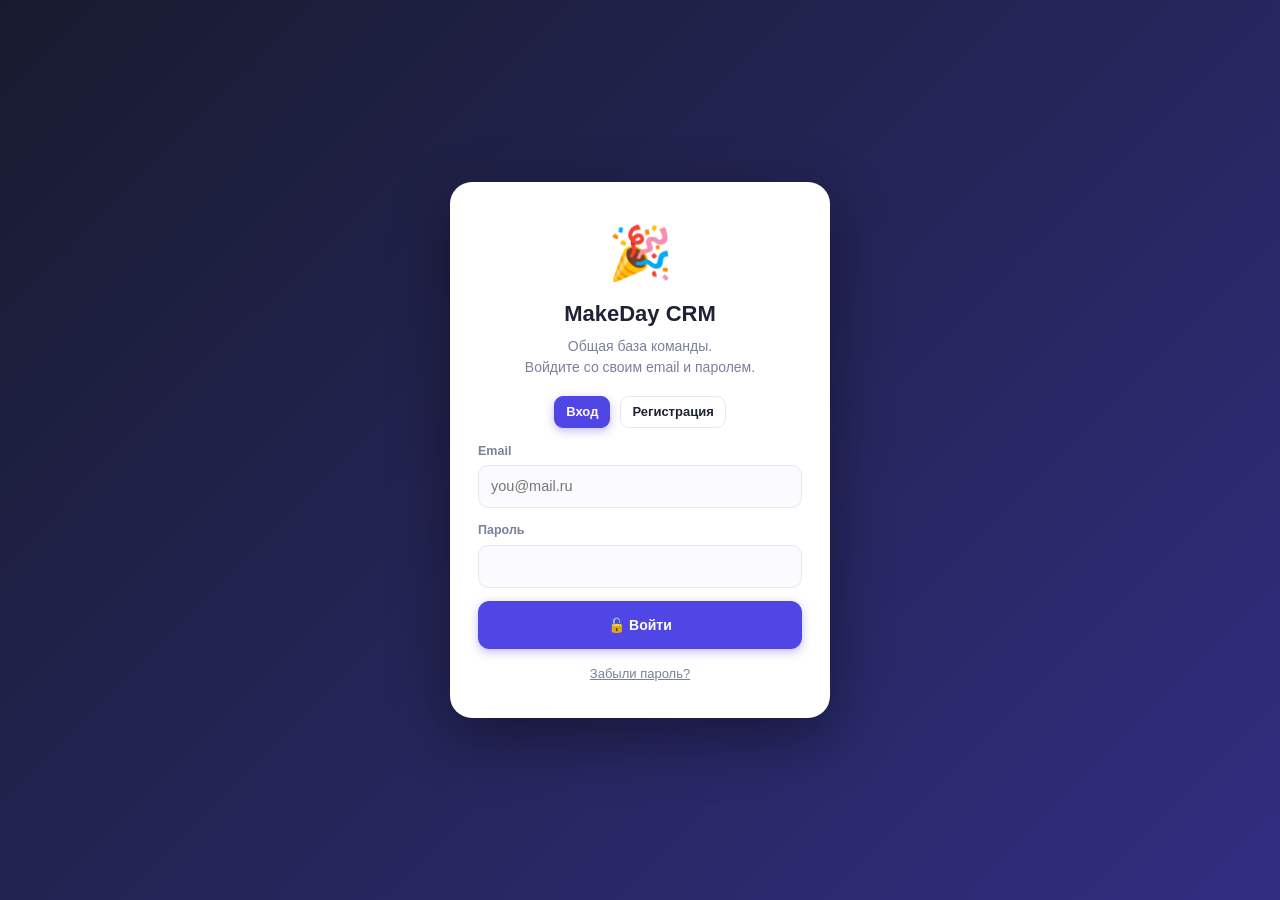
<file: index.html>
<!DOCTYPE html>
<html lang="ru">
<head>
<meta charset="UTF-8">
<meta name="robots" content="noindex, nofollow">
<meta name="viewport" content="width=device-width, initial-scale=1.0, viewport-fit=cover">
<meta name="theme-color" content="#4f46e5">
<title>MakeDay CRM — праздники под контролем</title>
<link rel="icon" href="data:image/svg+xml,<svg xmlns=%22http://www.w3.org/2000/svg%22 viewBox=%220 0 100 100%22><text y=%22.9em%22 font-size=%2290%22>🎉</text></svg>">
<link rel="stylesheet" href="css/styles.css">
<script src="js/xlsx.full.min.js" defer></script>
</head>
<body>
<div class="app">

  <!-- ===== Sidebar (desktop) ===== -->
  <aside class="sidebar">
    <div class="logo">
      <span class="logo-emoji">🎉</span>
      <div>
        <div class="logo-title">MakeDay CRM</div>
        <div class="logo-sub">агентство праздников</div>
      </div>
    </div>
    <nav class="nav">
      <button class="nav-item active" data-view="dashboard"><span class="nav-ico">📊</span><span>Главная</span></button>
      <button class="nav-item" data-view="clients"><span class="nav-ico">👥</span><span>Клиенты</span><span class="nav-badge" id="badge-clients"></span></button>
      <button class="nav-item" data-view="deals"><span class="nav-ico">💼</span><span>Сделки</span><span class="nav-badge" id="badge-deals"></span></button>
      <button class="nav-item" data-view="calendar"><span class="nav-ico">📅</span><span>Календарь</span></button>
      <button class="nav-item" data-view="stats"><span class="nav-ico">📊</span><span>Статистика</span></button>
      <button class="nav-item" data-view="leads"><span class="nav-ico">🎯</span><span>Лиды</span><span class="nav-badge" id="badge-leads"></span></button>
      <button class="nav-item" data-view="repeat"><span class="nav-ico">🔁</span><span>Повторные</span><span class="nav-badge" id="badge-repeat"></span></button>
      <button class="nav-item" data-view="mailing"><span class="nav-ico">✉️</span><span>Рассылка</span></button>
      <button class="nav-item" data-view="settings"><span class="nav-ico">⚙️</span><span>Настройки</span></button>
    </nav>
    <div class="sidebar-footer">
      <div class="upcoming-mini" id="sidebar-reminder"></div>
    </div>
  </aside>

  <!-- ===== Main ===== -->
  <main class="main">
    <header class="topbar">
      <h1 class="topbar-title" id="topbar-title">Главная</h1>
      <div class="topbar-actions">
        <button class="btn btn-ghost" id="btn-global-search" title="Поиск">🔍</button>
        <button class="btn btn-ghost only-mobile" id="btn-leads-mobile" title="Лиды">🎯</button>
        <button class="btn btn-ghost only-mobile" id="btn-repeat-mobile" title="Повторные продажи">🔁</button>
        <button class="btn btn-ghost only-mobile" id="btn-stats-mobile" title="Статистика">📊</button>
        <button class="btn btn-ghost only-mobile" id="btn-mailing-mobile" title="Рассылка">✉️</button>
        <button class="btn btn-ghost only-mobile" id="btn-settings-mobile" title="Настройки">⚙️</button>
        <button class="btn btn-primary" id="btn-quick-add">＋ Добавить</button>
      </div>
    </header>

    <div class="global-search hidden" id="global-search-wrap">
      <input type="search" id="global-search" placeholder="Поиск: имя, телефон, заметка…" autocomplete="off">
      <div class="global-search-results" id="global-search-results"></div>
    </div>

    <!-- Dashboard -->
    <section class="view active" id="view-dashboard">
      <div class="kpi-grid" id="kpi-grid"></div>
      <div class="card" id="today-card">
        <div class="card-head">
          <h2>✅ Что делать сегодня</h2>
          <button class="btn btn-sm btn-primary" id="btn-add-task">＋ Задача</button>
        </div>
        <div id="today-list" class="list"></div>
      </div>
      <div class="card">
        <div class="card-head">
          <h2>🗓️ Ближайшие заказы</h2>
          <span class="card-hint">подтверждённые и в работе</span>
        </div>
        <div id="dash-orders" class="list"></div>
      </div>
      <div class="card">
        <div class="card-head"><h2>💰 Выручка по месяцам</h2><span class="card-hint">выполненные сделки</span></div>
        <div id="dash-revenue" class="revenue-chart"></div>
      </div>
    </section>

    <!-- Clients -->
    <section class="view" id="view-clients">
      <div class="toolbar">
        <input type="search" id="clients-search" placeholder="Поиск клиента: имя, телефон, тег…" autocomplete="off">
        <select id="clients-service">
          <option value="">Заказывали: любую услугу</option>
        </select>
        <select id="clients-sort">
          <option value="holiday">Сортировка: ближайший праздник</option>
          <option value="name">Сортировка: по имени</option>
          <option value="recent">Сортировка: новые сверху</option>
          <option value="spent">Сортировка: по сумме заказов</option>
        </select>
      </div>
      <div id="clients-list" class="clients-grid"></div>
      <div class="empty hidden" id="clients-empty">
        <div class="empty-emoji">👥</div>
        <p>Пока нет клиентов.<br>Добавьте первого или импортируйте базу из Excel в «Настройках».</p>
        <button class="btn btn-primary" onclick="openClientForm()">＋ Добавить клиента</button>
      </div>
    </section>

    <!-- Deals (kanban) -->
    <section class="view" id="view-deals">
      <div class="toolbar">
        <input type="search" id="deals-search" placeholder="Поиск: заказ, клиент, адрес…" autocomplete="off">
        <select id="deals-filter-service">
          <option value="">Все услуги</option>
        </select>
        <select id="deals-period">
          <option value="">За всё время</option>
          <option value="thisMonth">Этот месяц</option>
          <option value="lastMonth">Прошлый месяц</option>
          <option value="3m">Последние 3 месяца</option>
          <option value="thisYear">Этот год</option>
          <option value="ng">🎄 НГ-сезоны (дек–янв)</option>
        </select>
        <label class="check-inline"><input type="checkbox" id="deals-show-closed"> показывать закрытые</label>
      </div>
      <div class="muted" id="deals-summary" style="margin-bottom:10px"></div>
      <div class="kanban" id="kanban"></div>
    </section>

    <!-- Calendar -->
    <section class="view" id="view-calendar">
      <div class="cal-head">
        <button class="btn btn-ghost" id="cal-prev">‹</button>
        <h2 id="cal-title"></h2>
        <button class="btn btn-ghost" id="cal-next">›</button>
        <button class="btn btn-ghost" id="cal-today">Сегодня</button>
      </div>
      <div class="cal-grid" id="cal-grid"></div>
      <div class="cal-legend">
        <span><i class="dot dot-holiday"></i> праздник клиента</span>
        <span><i class="dot dot-deal"></i> заказ</span>
      </div>
      <div class="card" id="cal-day-card" style="margin-top:12px">
        <div class="card-head"><h2 id="cal-day-title">События</h2></div>
        <div id="cal-day-list" class="list"></div>
      </div>
    </section>

    <!-- Stats -->
    <section class="view" id="view-stats">
      <div class="toolbar">
        <select id="stats-year"></select>
        <select id="stats-month"></select>
        <select id="stats-service"></select>
      </div>
      <div class="kpi-grid" id="stats-tiles"></div>
      <div class="card">
        <div class="card-head"><h2>📅 По месяцам</h2><span class="card-hint">только выполненные сделки</span></div>
        <div class="import-table-wrap"><table class="import-table" id="stats-months"></table></div>
      </div>
      <div class="card">
        <div class="card-head"><h2>🎭 По услугам</h2><span class="card-hint">за выбранный период</span></div>
        <div class="import-table-wrap"><table class="import-table" id="stats-services"></table></div>
      </div>
      <div class="card">
        <div class="card-head"><h2>🧑‍💼 По сотрудникам</h2><span class="card-hint">выплаты из сделок за выбранный период</span></div>
        <div class="import-table-wrap"><table class="import-table" id="stats-staff"></table></div>
      </div>
    </section>

    <!-- Leads -->
    <section class="view" id="view-leads">
      <div class="card" style="background:linear-gradient(135deg,#fff7ed,#fef2f2);border:1px solid #fed7aa">
        <div class="card-head"><h2>🎯 Входящие лиды</h2></div>
        <p class="muted" style="margin:0">Программа поиска сама находит людей, которые ищут Деда Мороза в ВКонтакте и Telegram. Ответьте в один тап: «Копировать ответ» → «Автор» → вставьте в чат. Меняйте статус — так видно, какой источник приносит брони.</p>
      </div>
      <div id="leads-metric" class="kpi-grid"></div>
      <div class="toolbar">
        <div class="btn-row" id="leads-filters"></div>
      </div>
      <div id="leads-list"></div>
      <div class="card" style="margin-top:14px">
        <div class="card-head"><h2>📈 Источники</h2><span class="card-hint">сколько лидов и броней даёт каждый</span></div>
        <div id="leads-sources" class="list"></div>
      </div>
    </section>

    <!-- Repeat sales -->
    <section class="view" id="view-repeat">
      <div class="card" style="background:linear-gradient(135deg,#eef2ff,#faf5ff);border:1px solid #e0e7ff">
        <div class="card-head"><h2>🔁 Повторные продажи</h2></div>
        <p class="muted" style="margin:0">CRM сама находит клиентов, которым пора предложить заказ снова: у кого скоро праздник, кто заказывал Деда Мороза в прошлые годы или давно не обращался. Напишите им в один тап — повторный клиент дешевле нового.</p>
      </div>
      <div id="repeat-metric" class="kpi-grid"></div>
      <div class="toolbar">
        <div class="btn-row" id="repeat-filters"></div>
      </div>
      <div id="repeat-list" class="list"></div>
      <div class="card" id="repeat-done-card" style="margin-top:14px">
        <div class="card-head"><h2>🗂 Обработанные</h2><span class="card-hint">кому уже написали / кто отказался</span></div>
        <div id="repeat-done" class="list"></div>
      </div>
    </section>

    <!-- Mailing -->
    <section class="view" id="view-mailing">
      <div class="card">
        <div class="card-head"><h2>💬 Шаблоны ответов клиенту</h2><span class="card-hint">📋 копирует · клик по карточке — открыть целиком · клавиши 1–9 — копировать</span></div>
        <div id="reply-templates" class="templates"></div>
        <button class="btn btn-primary" id="tpl-add" style="margin-top:12px">➕ Добавить шаблон</button>
      </div>
      <div class="card">
        <div class="card-head"><h2>1️⃣ Кому отправляем</h2><span class="card-hint" id="mail-count-hint"></span></div>
        <div class="btn-row" style="margin-bottom:6px">
          <button class="btn btn-sm" data-mailfilter="all">Все с телефоном</button>
          <button class="btn btn-sm" data-mailfilter="holiday30">🎂 Праздник ≤ 30 дней</button>
          <button class="btn btn-sm" data-mailfilter="holiday60">🎂 Праздник ≤ 60 дней</button>
          <button class="btn btn-sm" data-mailfilter="none">Снять всех</button>
        </div>
        <div class="btn-row" style="margin-bottom:10px">
          <span class="muted" style="align-self:center">Заказывали:</span>
          <button class="btn btn-sm" data-mailservice="doll">🐻 Кукол</button>
          <button class="btn btn-sm" data-mailservice="foam">💦 Пену</button>
          <button class="btn btn-sm" data-mailservice="dm">🎅 ДМ+СГ</button>
          <button class="btn btn-sm" data-mailservice="cotton">🍬 Вату</button>
        </div>
        <div id="mail-recipients" class="list mail-recipients"></div>
      </div>
      <div class="card">
        <div class="card-head"><h2>2️⃣ Текст сообщения</h2></div>
        <div class="btn-row" style="margin-bottom:10px" id="mail-presets"></div>
        <div class="field">
          <textarea id="mail-text" rows="5" placeholder="Здравствуйте, {имя}! …"></textarea>
        </div>
        <p class="muted">Подстановки: <b>{имя}</b> — имя клиента, <b>{праздник}</b> — название праздника, <b>{дата}</b> — его дата. CRM подставит их для каждого клиента автоматически.</p>
      </div>
      <div class="card">
        <div class="card-head"><h2>3️⃣ Отправка</h2><span class="card-hint">по одному тапу на клиента — WhatsApp или SMS откроются с готовым текстом</span></div>
        <div id="mail-send-list" class="list"></div>
        <div class="btn-row" style="margin-top:12px">
          <button class="btn btn-primary" id="mail-finish">🏁 Завершить рассылку</button>
        </div>
      </div>
      <div class="card">
        <div class="card-head"><h2>🗂 История рассылок</h2></div>
        <div id="mail-history" class="list"></div>
      </div>
    </section>

    <!-- Settings -->
    <section class="view" id="view-settings">
      <div class="card">
        <div class="card-head"><h2>🎬 Студия роликов</h2><span class="card-hint">авто-монтаж видео с праздника</span></div>
        <p class="muted">Загрузите нарезки и музыку — приложение само выберет живые моменты и соберёт короткий ролик под ритм. Всё считается на вашем устройстве.</p>
        <a class="btn btn-primary" href="studio/index.html">Открыть Студию →</a>
      </div>
      <div class="card">
        <div class="card-head"><h2>🎅 Аниматор Про</h2><span class="card-hint">приложение для исполнителей</span></div>
        <p class="muted">Кабинет для Дедов Морозов и Снегурочек: вход по PIN, свои заказы, календарь, база знаний, расчёт выплат. У администратора — управление сотрудниками и заказами.</p>
        <a class="btn btn-primary" href="animators/index.html" target="_blank" rel="noopener">Открыть приложение →</a>
      </div>
      <div class="card">
        <div class="card-head"><h2>📅 Импорт из Google Календаря (.ics)</h2></div>
        <p class="muted">CRM понимает ваши записи вида «Чебурашка 4500 Виталий 8953… девочке 9»: сама определит услугу, цену, телефон, имя клиента и создаст дату праздника на следующий год.<br>
        <b>Как получить файл:</b> Google Календарь на компьютере → ⚙️ Настройки → «Импорт и экспорт» → «Экспорт» → распакуйте скачанный архив, внутри будет файл .ics.</p>
        <input type="file" id="import-ics" accept=".ics,text/calendar" class="hidden">
        <button class="btn btn-primary" onclick="document.getElementById('import-ics').click()">Выбрать файл .ics</button>
        <div id="ics-preview"></div>
      </div>
      <div class="card">
        <div class="card-head"><h2>📥 Импорт клиентов из Excel</h2></div>
        <p class="muted">Загрузите файлы <b>Клиенты.xlsx</b>, <b>База.xlsx</b> или <b>Рассылка.xlsx</b> — колонки (имя, телефон, дата праздника, адрес, примечание) распознаются автоматически, затем вы подтвердите импорт.</p>
        <input type="file" id="import-excel" accept=".xlsx,.xls,.csv" class="hidden">
        <button class="btn btn-primary" onclick="document.getElementById('import-excel').click()">Выбрать файл Excel / CSV</button>
        <div id="import-preview"></div>
      </div>
      <div class="card">
        <div class="card-head"><h2>💾 Резервная копия</h2></div>
        <div id="backup-status" class="bk-status"></div>
        <p class="muted">CRM сама раз в день сохраняет авто-копию в этом браузере. Дополнительно скачивайте копию файлом, чтобы перенести на другое устройство или сохранить вне браузера.</p>
        <div class="btn-row">
          <button class="btn btn-primary" id="btn-export-json">⬇ Скачать копию (JSON)</button>
          <button class="btn" id="btn-import-json-trigger">⬆ Восстановить из файла</button>
          <input type="file" id="import-json" accept=".json" class="hidden">
        </div>
        <div id="autobackup-list" class="bk-snaps"></div>
      </div>
      <div class="card">
        <div class="card-head"><h2>📈 Статистика базы</h2></div>
        <div id="settings-stats" class="stats-lines"></div>
      </div>
      <div class="card hidden" id="team-card">
        <div class="card-head"><h2>👥 Команда</h2><span class="card-hint">кто имеет доступ к общей базе</span></div>
        <div id="team-list" class="list"></div>
      </div>
      <div class="card">
        <div class="card-head"><h2>🔐 Доступ</h2></div>
        <p class="muted">Данные CRM зашифрованы вашим паролем — без него их не прочитать, даже открыв память браузера.</p>
        <div class="btn-row">
          <button class="btn" id="btn-change-pass">Сменить пароль</button>
          <button class="btn" id="btn-lock">🔒 Выйти (заблокировать)</button>
        </div>
      </div>
      <div class="card danger-card">
        <div class="card-head"><h2>🗑 Опасная зона</h2></div>
        <button class="btn btn-danger" id="btn-clear-all">Удалить все данные</button>
      </div>
      <p class="muted center">MakeDay CRM · сделано для Влада · Екатеринбург</p>
    </section>
  </main>

  <!-- ===== Mobile bottom nav ===== -->
  <nav class="tabbar">
    <button class="tab-item active" data-view="dashboard"><span>📊</span>Главная</button>
    <button class="tab-item" data-view="clients"><span>👥</span>Клиенты</button>
    <button class="tab-item tab-add" id="tab-quick-add"><span class="tab-add-circle">＋</span></button>
    <button class="tab-item" data-view="deals"><span>💼</span>Сделки</button>
    <button class="tab-item" data-view="calendar"><span>📅</span>Календарь</button>
  </nav>

  <div id="modal-root"></div>
  <div id="toast-root"></div>
  <div id="lock-root"></div>
</div>

<script src="js/parse-order.js?v=20261122"></script>
<script src="js/firebase-config.js?v=20261122"></script>
<script src="js/auth.js?v=20261122"></script>
<script src="js/cloud.js?v=20261122"></script>
<script src="js/leads.js?v=20261122"></script>
<script src="js/app.js?v=20261122"></script>
</body>
</html>
</file>
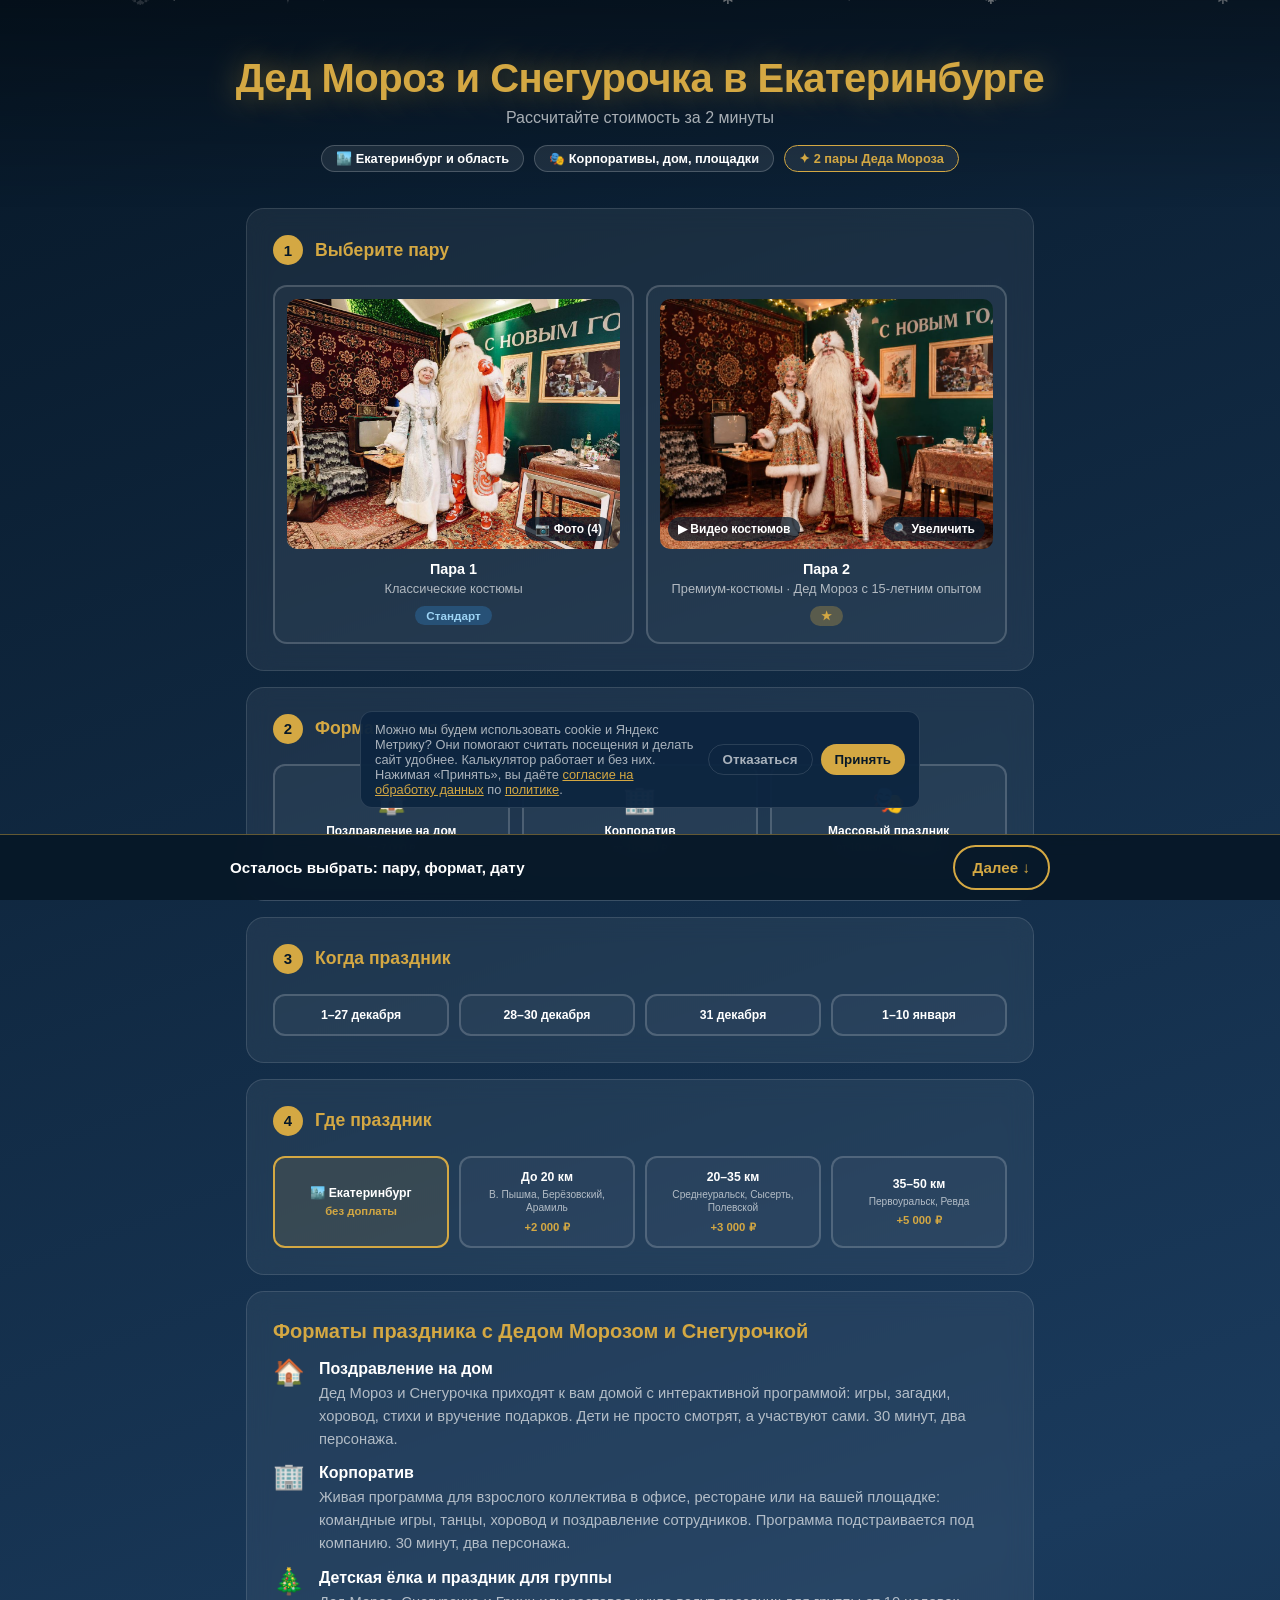
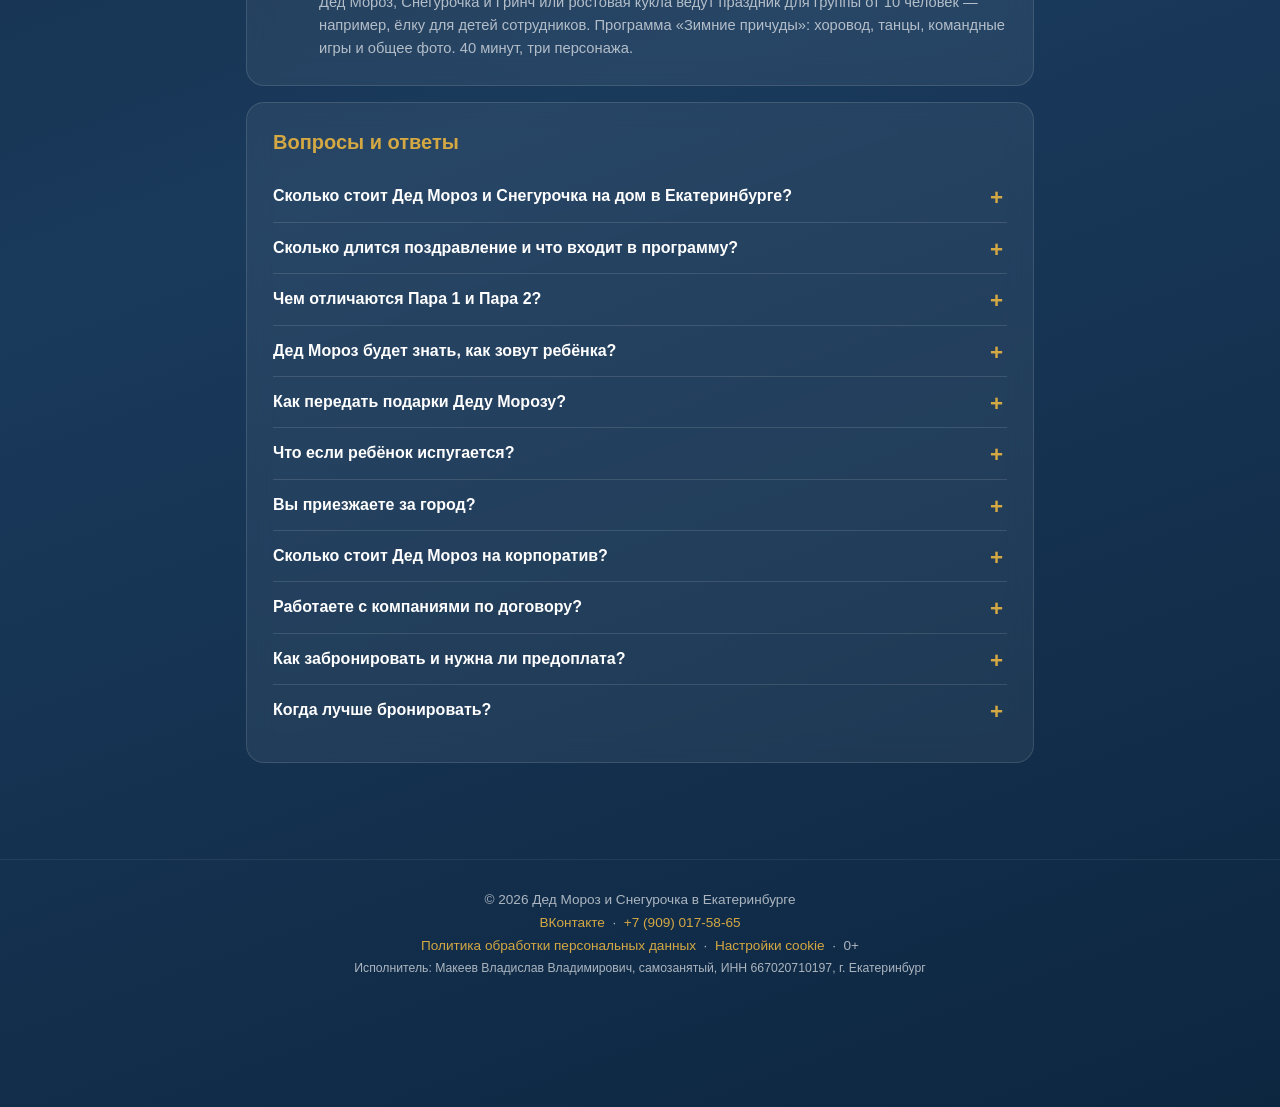
<file: calculator/index.html>
<!DOCTYPE html>
<html lang="ru">
<head>
<meta charset="UTF-8">
<meta name="viewport" content="width=device-width, initial-scale=1.0">
<meta name="google-site-verification" content="D7StQy5YPISSIAXYOsW6GrvWLxPJUCZ3A-U2VIiyCBw" />
<link rel="icon" type="image/png" sizes="32x32" href="favicon-32.png">
<link rel="icon" type="image/png" sizes="192x192" href="favicon-192.png">
<link rel="apple-touch-icon" href="apple-touch-icon.png">
<title>Дед Мороз и Снегурочка на дом в Екатеринбурге — цены и онлайн-расчёт</title>
<meta name="description" content="Дед Мороз и Снегурочка на дом, корпоратив и детскую ёлку в Екатеринбурге и пригородах. Две пары на выбор, цены от 7 000 ₽ — рассчитайте стоимость на свою дату за 2 минуты.">
<!-- Основной адрес — свой домен; копия на github.io указывает сюда, чтобы поисковики не считали её дублем -->
<link rel="canonical" href="https://dedmoroz96.ru/">
<meta property="og:type" content="website">
<meta property="og:url" content="https://dedmoroz96.ru/">
<meta property="og:title" content="Дед Мороз и Снегурочка на дом в Екатеринбурге">
<meta property="og:description" content="Две пары на выбор, цены от 7 000 ₽. Рассчитайте стоимость на свою дату за 2 минуты.">
<meta property="og:image" content="https://dedmoroz96.ru/photos/pair2.jpg">
<meta property="og:locale" content="ru_RU">
<script type="application/ld+json">
{
  "@context": "https://schema.org",
  "@type": "LocalBusiness",
  "name": "Дед Мороз и Снегурочка в Екатеринбурге",
  "url": "https://dedmoroz96.ru/",
  "image": "https://dedmoroz96.ru/photos/pair2.jpg",
  "telephone": "+7-909-017-58-65",
  "priceRange": "от 7000 ₽",
  "address": { "@type": "PostalAddress", "addressLocality": "Екатеринбург", "addressCountry": "RU" },
  "areaServed": ["Екатеринбург", "Верхняя Пышма", "Берёзовский", "Арамиль", "Среднеуральск", "Сысерть", "Полевской", "Первоуральск", "Ревда"],
  "sameAs": ["https://vk.com/makedayekb"]
}
</script>
<style>
:root {
  --blue-deep: #071828;
  --blue-dark: #0d2640;
  --blue-mid: #1a3a5c;
  --blue-light: #2d6a9f;
  --gold: #d4a843;
  --gold-light: #f0c455;
  --red: #c0392b;
  --white: #ffffff;
  --text-muted: rgba(255,255,255,0.65);
  --card-bg: rgba(255,255,255,0.06);
  --card-border: rgba(255,255,255,0.12);
}
* { box-sizing: border-box; margin: 0; padding: 0; }
html { scroll-behavior: smooth; }
body {
  font-family: 'Segoe UI', Arial, sans-serif;
  background: linear-gradient(160deg, var(--blue-deep) 0%, var(--blue-mid) 60%, var(--blue-dark) 100%);
  min-height: 100vh;
  color: var(--white);
  overflow-x: hidden;
  padding-bottom: 84px; /* место под нижнюю полоску с ценой */
}

/* ── Snowflakes ── */
#snow { position: fixed; inset: 0; pointer-events: none; z-index: 0; overflow: hidden; }
.sf { position: absolute; top: -20px; opacity: .6; animation: fall linear infinite; user-select: none; }
@keyframes fall { to { transform: translateY(105vh) rotate(360deg); } }

/* ── Header ── */
header {
  position: relative; z-index: 1;
  text-align: center;
  padding: 56px 24px 36px;
  background: linear-gradient(180deg, rgba(0,0,0,.35) 0%, transparent 100%);
}
header h1 {
  font-size: clamp(1.6em, 4vw, 2.5em);
  color: var(--gold);
  text-shadow: 0 0 30px rgba(212,168,67,.5);
  margin-bottom: 8px;
  letter-spacing: -.5px;
}
header p { color: var(--text-muted); font-size: 1em; }
.header-badges {
  display: flex; justify-content: center; gap: 10px; flex-wrap: wrap;
  margin-top: 18px;
}
.badge {
  padding: 5px 14px; border-radius: 20px; font-size: .8em; font-weight: 600;
  border: 1px solid rgba(255,255,255,.2);
  background: rgba(255,255,255,.08);
}
.badge.gold { border-color: var(--gold); color: var(--gold); }

/* ── Layout ── */
.wrap { max-width: 820px; margin: 0 auto; padding: 0 16px 80px; position: relative; z-index: 1; }

/* ── Card ── */
.card {
  background: var(--card-bg);
  border: 1px solid var(--card-border);
  border-radius: 18px;
  padding: 26px;
  margin-bottom: 16px;
  backdrop-filter: blur(12px);
  transition: border-color .3s;
}
.card.active-step { border-color: rgba(212,168,67,.4); }

.step-head {
  display: flex; align-items: center; gap: 12px;
  margin-bottom: 20px;
  font-size: 1.1em; font-weight: 700; color: var(--gold);
}
.step-num {
  width: 30px; height: 30px; border-radius: 50%;
  background: var(--gold); color: var(--blue-deep);
  display: flex; align-items: center; justify-content: center;
  font-size: .85em; font-weight: 800; flex-shrink: 0;
}

/* ── Pairs ── */
.pairs-grid {
  display: grid;
  grid-template-columns: repeat(2, 1fr);
  gap: 12px;
}
.pair-card {
  border: 2px solid rgba(255,255,255,.18);
  border-radius: 14px; padding: 12px 12px 16px;
  text-align: center; cursor: pointer;
  transition: all .25s;
  background: rgba(255,255,255,.03);
}
.pair-card:hover { border-color: var(--gold); background: rgba(212,168,67,.08); }
.pair-card.sel { border-color: var(--gold); background: rgba(212,168,67,.15); box-shadow: 0 0 22px rgba(212,168,67,.25); }
.pair-photo {
  position: relative;
  aspect-ratio: 4 / 3; border-radius: 10px;
  margin-bottom: 12px; overflow: hidden;
  background: rgba(255,255,255,.1);
}
.pair-photo img { width: 100%; height: 100%; object-fit: cover; display: block; }
.zoom-btn {
  position: absolute; right: 8px; bottom: 8px;
  padding: 5px 10px; border-radius: 16px; border: none;
  background: rgba(7,24,40,.75); color: var(--white);
  font-size: .75em; font-weight: 600; cursor: pointer;
}
.zoom-btn:hover { background: rgba(7,24,40,.95); color: var(--gold); }

/* ── Photo lightbox ── */
#lightbox {
  position: fixed; inset: 0; z-index: 10;
  background: rgba(0,0,0,.88);
  display: none; align-items: center; justify-content: center;
  padding: 16px; cursor: zoom-out;
}
#lightbox.open { display: flex; }
#lightbox img, #lightbox video { max-width: 100%; max-height: 100%; border-radius: 10px; }
#lightbox video { display: none; background: #000; cursor: default; }
.zoom-btn.left { right: auto; left: 8px; }
.lb-nav, .lb-close {
  position: absolute; z-index: 1; border: none; cursor: pointer;
  background: rgba(7,24,40,.7); color: var(--white); border-radius: 50%;
  width: 44px; height: 44px; font-size: 26px; line-height: 44px; padding: 0;
}
.lb-nav { top: 50%; transform: translateY(-50%); }
.lb-prev { left: 10px; } .lb-next { right: 10px; }
.lb-close { top: 12px; right: 12px; font-size: 20px; }
.lb-nav:hover, .lb-close:hover { color: var(--gold); background: rgba(7,24,40,.95); }
.lb-count { position: absolute; top: 20px; left: 50%; transform: translateX(-50%);
  background: rgba(7,24,40,.7); border-radius: 12px; padding: 3px 10px; font-size: .8em; }
.pair-title { font-weight: 700; font-size: .9em; margin-bottom: 3px; }
.pair-desc { font-size: .8em; color: var(--text-muted); margin-bottom: 8px; line-height: 1.4; }
.pair-sub { font-size: .78em; color: var(--text-muted); margin-bottom: 8px; }
.pill {
  display: inline-block; padding: 3px 11px;
  border-radius: 20px; font-size: .73em; font-weight: 700;
}
.pill-std { background: rgba(45,106,159,.5); color: #9dd4f5; }
.pill-vip { background: rgba(212,168,67,.3); color: var(--gold); }

/* ── Format ── */
.format-grid { display: grid; grid-template-columns: repeat(3, 1fr); gap: 12px; }
.fmt-btn {
  border: 2px solid rgba(255,255,255,.18); border-radius: 12px;
  padding: 18px 8px; text-align: center; cursor: pointer;
  background: rgba(255,255,255,.03); color: var(--white);
  transition: all .25s;
}
.fmt-btn:hover, .fmt-btn.sel {
  border-color: var(--gold); background: rgba(212,168,67,.12);
}
.fmt-icon { font-size: 2em; margin-bottom: 8px; }
.fmt-name { font-weight: 700; font-size: .9em; }
.fmt-from { font-size: .78em; color: var(--text-muted); margin-top: 4px; }

/* ── Choice buttons (дата, время, выезд) ── */
.choice-grid { display: grid; grid-template-columns: repeat(auto-fill, minmax(150px, 1fr)); gap: 10px; }
.choice-btn {
  border: 2px solid rgba(255,255,255,.18); border-radius: 12px;
  padding: 12px 10px; text-align: center; cursor: pointer;
  background: rgba(255,255,255,.03); color: var(--white);
  font-family: inherit; transition: all .2s;
}
.choice-btn:hover, .choice-btn.sel { border-color: var(--gold); background: rgba(212,168,67,.12); }
.ch-main { font-weight: 700; font-size: .92em; }
.ch-sub { font-size: .76em; color: var(--text-muted); margin-top: 4px; line-height: 1.35; }
.ch-price { font-size: .85em; color: var(--gold); font-weight: 700; margin-top: 5px; }
.ch-price:empty { display: none; }
.field-label { font-size: .85em; color: var(--text-muted); margin: 16px 0 8px; }
.hidden { display: none !important; }

/* ── Sticky price bar ── */
#stickyBar {
  position: fixed; left: 0; right: 0; bottom: 0; z-index: 5;
  background: rgba(7,24,40,.95); backdrop-filter: blur(10px);
  border-top: 1px solid rgba(212,168,67,.45);
  padding: 10px 16px calc(10px + env(safe-area-inset-bottom));
}
.sb-inner { max-width: 820px; margin: 0 auto; display: flex; align-items: center; gap: 12px; }
.sb-info { flex: 1; min-width: 0; }
.sb-lbl { font-size: .75em; color: var(--text-muted); }
.sb-price { font-size: 1.35em; font-weight: 900; color: var(--gold); line-height: 1.2; }
.sb-hint { font-size: .95em; font-weight: 600; }
.sb-btn {
  padding: 12px 18px; border-radius: 26px; border: 2px solid var(--gold);
  background: var(--gold); color: var(--blue-deep);
  font-family: inherit; font-size: .95em; font-weight: 800;
  cursor: pointer; white-space: nowrap;
}
.sb-btn.ghost { background: transparent; color: var(--gold); }

/* ── Booking choice ── */
#bookSheet {
  position: fixed; inset: 0; z-index: 12;
  background: rgba(0,0,0,.7);
  display: none; align-items: flex-end; justify-content: center;
  padding: 16px;
}
#bookSheet.open { display: flex; }
.bs-card {
  width: 100%; max-width: 420px; margin-bottom: env(safe-area-inset-bottom);
  background: var(--blue-dark); border: 1px solid var(--card-border);
  border-radius: 18px; padding: 22px 18px 16px; text-align: center;
  box-shadow: 0 -8px 40px rgba(0,0,0,.45);
}
.bs-title { font-weight: 800; font-size: 1.15em; margin-bottom: 4px; }
.bs-sub { color: var(--text-muted); font-size: .85em; margin-bottom: 16px; }
.bs-opt {
  display: flex; align-items: center; justify-content: center; gap: 10px; flex-wrap: wrap;
  width: 100%; padding: 14px 16px; margin-bottom: 10px;
  border-radius: 14px; border: 1px solid var(--card-border);
  background: var(--card-bg); color: var(--white);
  font-size: 1em; font-weight: 700; text-decoration: none; cursor: pointer;
}
.bs-opt:hover { border-color: var(--gold); color: var(--gold); }
.bs-opt.main { background: var(--gold); color: var(--blue-deep); border-color: var(--gold); }
.bs-opt.main:hover { background: var(--gold-light); color: var(--blue-deep); }
.bs-close { background: none; border: none; color: var(--text-muted); font-size: .9em; padding: 8px; cursor: pointer; }
@media (min-width: 541px) { #bookSheet { align-items: center; } }

/* ── Форма «Получить КП для компании» ── */
#kpSheet { position: fixed; inset: 0; z-index: 12; background: rgba(0,0,0,.7);
  display: none; align-items: flex-end; justify-content: center; padding: 16px; }
#kpSheet.open { display: flex; }
@media (min-width: 541px) { #kpSheet { align-items: center; } }
.kp-form { text-align: left; }
.kp-form label.f { display: block; font-size: .82em; color: var(--text-muted); margin: 0 0 4px; }
.kp-form input[type=text], .kp-form input[type=tel] {
  width: 100%; padding: 12px 14px; margin-bottom: 10px; border-radius: 12px;
  border: 1px solid var(--card-border); background: var(--card-bg); color: var(--white); font-size: 1em; }
.kp-form input:focus { outline: none; border-color: var(--gold); }
.kp-consent { display: flex; gap: 8px; align-items: flex-start; font-size: .78em; color: var(--text-muted); margin: 4px 0 12px; line-height: 1.4; }
.kp-consent input { margin-top: 2px; accent-color: var(--gold); }
.kp-consent a { color: var(--gold); }
.kp-hp { position: absolute; left: -9999px; width: 1px; height: 1px; opacity: 0; }
.kp-err { color: #ff8a8a; font-size: .82em; margin: -4px 0 10px; display: none; }
.kp-btn { display: inline-flex; align-items: center; gap: 8px; margin-top: 12px; padding: 10px 16px;
  border-radius: 12px; border: 1px solid var(--gold); background: transparent; color: var(--gold);
  font-weight: 700; font-size: .95em; cursor: pointer; }
.kp-btn:hover { background: var(--gold); color: var(--blue-deep); }

/* ── Toast ── */
#toast {
  position: fixed; left: 50%; bottom: 96px; z-index: 6;
  transform: translateX(-50%); max-width: calc(100% - 32px);
  background: var(--white); color: var(--blue-deep);
  padding: 10px 16px; border-radius: 10px; font-size: .85em; font-weight: 600;
  box-shadow: 0 6px 24px rgba(0,0,0,.35);
  opacity: 0; pointer-events: none; transition: opacity .3s;
}
#toast.show { opacity: 1; }

/* ── Cookie notice ── */
#cookieNote {
  position: fixed; left: 16px; right: 16px; bottom: 92px; z-index: 6;
  max-width: 560px; margin: 0 auto;
  display: flex; align-items: center; gap: 12px;
  background: rgba(13,38,64,.97); border: 1px solid var(--card-border);
  border-radius: 12px; padding: 10px 14px;
  font-size: .8em; color: var(--text-muted);
}
#cookieNote button {
  flex-shrink: 0; padding: 7px 14px; border-radius: 16px; border: none;
  background: var(--gold); color: var(--blue-deep);
  font-family: inherit; font-weight: 700; cursor: pointer;
}
#cookieNote a { color: var(--gold); }
#cookieNote button.secondary { background: transparent; color: var(--text-muted); border: 1px solid var(--card-border); }
.cookie-btns { display: flex; gap: 8px; flex-shrink: 0; }
@media (max-width: 540px) { #cookieNote { flex-direction: column; align-items: stretch; } .cookie-btns > button { flex: 1; } }

/* ── Price result ── */
#priceResult {
  display: none;
  background: linear-gradient(135deg, rgba(212,168,67,.18) 0%, rgba(13,38,64,.6) 100%);
  border: 2px solid var(--gold);
  border-radius: 18px; padding: 30px;
  text-align: center; margin-top: 8px;
  animation: slideUp .45s ease;
}
@keyframes slideUp { from { opacity: 0; transform: translateY(24px); } to { opacity: 1; transform: translateY(0); } }
.price-lbl { font-size: .9em; color: var(--text-muted); margin-bottom: 6px; }
.price-big {
  font-size: clamp(2.2em, 7vw, 3.2em);
  font-weight: 900; color: var(--gold);
  text-shadow: 0 0 24px rgba(212,168,67,.5);
  line-height: 1;
}
.price-note { font-size: .82em; color: var(--text-muted); margin-top: 6px; }
.breakdown {
  margin: 18px 0 0;
  background: rgba(0,0,0,.22); border-radius: 10px; padding: 14px;
  text-align: left;
}
.brow {
  display: flex; justify-content: space-between;
  padding: 6px 0; font-size: .85em;
  border-bottom: 1px solid rgba(255,255,255,.07);
}
.brow:last-child { border-bottom: none; font-weight: 700; color: var(--gold); font-size: .95em; }
.brow-note { color: var(--text-muted); }
.cta-wrap { margin-top: 22px; display: flex; gap: 12px; justify-content: center; flex-wrap: wrap; }
.btn-primary {
  display: inline-flex; align-items: center; gap: 8px;
  padding: 15px 36px; background: var(--gold);
  color: var(--blue-deep); font-size: 1.05em; font-weight: 800;
  border-radius: 30px; text-decoration: none;
  transition: all .25s; cursor: pointer; border: none;
}
.btn-primary:hover { background: var(--gold-light); transform: scale(1.04); box-shadow: 0 8px 28px rgba(212,168,67,.4); }
.btn-sec {
  display: inline-flex; align-items: center; gap: 8px;
  padding: 15px 28px; background: transparent;
  border: 2px solid rgba(255,255,255,.3); color: var(--white);
  font-size: 1em; font-weight: 600; border-radius: 30px;
  text-decoration: none; transition: all .25s;
}
.btn-sec:hover { border-color: var(--gold); color: var(--gold); }

/* ── Divider ── */
.divider {
  text-align: center; margin: 40px 0 24px;
  font-size: 1.5em; font-weight: 800; color: var(--gold);
  letter-spacing: -.5px;
}
.divider span { display: block; font-size: .5em; color: var(--text-muted); font-weight: 400; margin-top: 4px; }

/* ── Calendar / Schedule ── */
.schedule-grid { display: flex; flex-direction: column; gap: 14px; }
.sched-card {
  background: var(--card-bg); border: 1px solid var(--card-border);
  border-radius: 14px; overflow: hidden;
}
.sched-head {
  display: flex; align-items: center; gap: 12px;
  padding: 16px 20px;
  background: rgba(255,255,255,.04);
  border-bottom: 1px solid var(--card-border);
}
.sched-avatar {
  width: 38px; height: 38px; border-radius: 50%;
  background: rgba(255,255,255,.1);
  display: flex; align-items: center; justify-content: center;
  font-size: 1.3em; flex-shrink: 0; overflow: hidden;
}
.sched-avatar img { width: 100%; height: 100%; object-fit: cover; }
.sched-name { font-weight: 700; font-size: .95em; }
.sched-desc { font-size: .78em; color: var(--text-muted); }
.sched-badge { margin-left: auto; }

/* Mini calendar grid */
.mini-cal { padding: 16px 20px; }
.mc-month { font-size: .8em; color: var(--text-muted); margin-bottom: 10px; font-weight: 600; text-transform: uppercase; letter-spacing: .5px; }
.mc-grid {
  display: grid;
  grid-template-columns: repeat(7, 1fr);
  gap: 4px; font-size: .78em;
}
.mc-hd { text-align: center; color: var(--text-muted); font-weight: 600; padding: 3px 0; }
.mc-day {
  aspect-ratio: 1; display: flex; align-items: center; justify-content: center;
  border-radius: 6px; cursor: default; font-size: .88em; transition: .15s;
  position: relative;
}
.mc-empty { background: transparent; }
.mc-free { background: rgba(39,174,96,.25); color: #7fffa0; }
.mc-busy { background: rgba(192,57,43,.3); color: #ff8a7a; text-decoration: line-through; }
.mc-partial { background: rgba(212,168,67,.25); color: var(--gold); }
.mc-legend { display: flex; gap: 14px; margin-top: 10px; font-size: .75em; }
.leg { display: flex; align-items: center; gap: 5px; }
.leg-dot { width: 10px; height: 10px; border-radius: 3px; }
.leg-free { background: rgba(39,174,96,.5); }
.leg-busy { background: rgba(192,57,43,.5); }
.leg-partial { background: rgba(212,168,67,.4); }

.gcal-embed { padding: 0 20px 16px; }
.gcal-embed iframe { border-radius: 10px; width: 100%; border: 0; }
.pending-box {
  margin: 12px 20px 20px;
  padding: 24px; text-align: center;
  background: rgba(255,255,255,.04); border-radius: 10px;
  color: var(--text-muted); font-size: .88em;
}

/* ── Footer ── */
footer {
  position: relative; z-index: 1;
  text-align: center; padding: 32px 20px 48px;
  color: var(--text-muted); font-size: .85em;
  border-top: 1px solid rgba(255,255,255,.07);
}
footer a { color: var(--gold); text-decoration: none; }
footer a:hover { text-decoration: underline; }

/* ── Responsive ── */
@media (max-width: 540px) {
  .pairs-grid { grid-template-columns: 1fr; }
  .format-grid { grid-template-columns: 1fr; }
  header { padding: 40px 16px 28px; }
  .card { padding: 18px; }
}

/* ── SEO-блоки: форматы и вопросы ── */
.info-sec h2 { font-size: 1.25em; color: var(--gold); margin: 0 0 16px; line-height: 1.3; }
.fmt-info-list { display: grid; gap: 14px; }
.fmt-info { display: flex; gap: 14px; align-items: flex-start; }
.fmt-info-ico { font-size: 1.6em; line-height: 1; flex-shrink: 0; }
.fmt-info h3 { font-size: 1em; margin: 0 0 4px; }
.fmt-info p { margin: 0; color: var(--text-muted); font-size: .92em; line-height: 1.55; }
.faq-item { border-top: 1px solid var(--card-border); }
.faq-item:first-of-type { border-top: 0; }
.faq-item summary { cursor: pointer; list-style: none; padding: 14px 32px 14px 0; position: relative; font-weight: 600; line-height: 1.4; }
.faq-item summary::-webkit-details-marker { display: none; }
.faq-item summary::after { content: '+'; position: absolute; right: 4px; top: 11px; font-size: 1.4em; color: var(--gold); transition: transform .2s; }
.faq-item[open] summary::after { transform: rotate(45deg); }
.faq-item p { margin: 0 0 14px; color: var(--text-muted); font-size: .93em; line-height: 1.6; }
.faq-item a, .fmt-info a { color: var(--gold); }
</style>
<!-- Yandex.Metrika counter: загружается только после согласия посетителя (152-ФЗ) -->
<script>
function loadMetrika() {
  if (window.ym) return;
  (function(m,e,t,r,i,k,a){m[i]=m[i]||function(){(m[i].a=m[i].a||[]).push(arguments)};
  m[i].l=1*new Date();
  for (var j = 0; j < document.scripts.length; j++) {if (document.scripts[j].src === r) { return; }}
  k=e.createElement(t),a=e.getElementsByTagName(t)[0],k.async=1,k.src=r,a.parentNode.insertBefore(k,a)})
  (window, document, "script", "https://mc.yandex.ru/metrika/tag.js", "ym");
  // 113728081 — исходный счётчик; 114130830 — счётчик аккаунта Директа (kiti306)
  [113728081, 114130830].forEach(function (id) {
    ym(id, "init", { clickmap:true, trackLinks:true, accurateTrackBounce:true, webvisor:false });
  });
}
try { if (localStorage.getItem('cookieConsent') === 'yes') loadMetrika(); } catch (e) {}
</script>
<!-- /Yandex.Metrika counter -->
<script type="application/ld+json">{"@context": "https://schema.org", "@type": "FAQPage", "mainEntity": [{"@type": "Question", "name": "Сколько стоит Дед Мороз и Снегурочка на дом в Екатеринбурге?", "acceptedAnswer": {"@type": "Answer", "text": "С 1 по 27 декабря поздравление на дом стоит от 7 000 ₽ (Пара 1) и от 12 000 ₽ (Пара 2). 28–30 декабря — от 10 000 ₽. 31 декабря цена зависит от времени: до 16:00 — от 13 000 ₽, вечером и в новогоднюю ночь дороже. С 1 по 10 января — как в начале декабря. Точную сумму на вашу дату покажет калькулятор выше."}}, {"@type": "Question", "name": "Сколько длится поздравление и что входит в программу?", "acceptedAnswer": {"@type": "Answer", "text": "Поздравление на дом и на корпоративе длится 30 минут, приезжают два персонажа. Детям — игры, загадки, стихи, хоровод, вручение подарков и общее фото. Программа построена так, чтобы дети участвовали сами, а не просто смотрели. Детская ёлка для группы от 10 человек — 40 минут, приезжают три персонажа: Дед Мороз, Снегурочка и Гринч или ростовая кукла."}}, {"@type": "Question", "name": "Чем отличаются Пара 1 и Пара 2?", "acceptedAnswer": {"@type": "Answer", "text": "Обе пары работают по одной программе. Пара 1 — в классических костюмах, это оптимальный выбор для домашнего праздника. Пара 2 — премиум-костюмы и самый опытный Дед Мороз команды, его чаще выбирают на корпоративы и для особенных поводов. Все костюмы собственные, не из проката. Фото обеих пар и видео костюмов есть в калькуляторе."}}, {"@type": "Question", "name": "Дед Мороз будет знать, как зовут ребёнка?", "acceptedAnswer": {"@type": "Answer", "text": "Да. Перед визитом вы рассказываете о ребёнке: имя, возраст, чем он увлекается и чего добился за год. Дед Мороз похвалит его за настоящие успехи, и ребёнок будет уверен, что волшебник следил за ним весь год."}}, {"@type": "Question", "name": "Как передать подарки Деду Морозу?", "acceptedAnswer": {"@type": "Answer", "text": "Приготовьте подарки заранее и незаметно передайте Снегурочке при встрече у двери или оставьте в условленном месте. Дед Мороз достанет их из мешка в нужный момент."}}, {"@type": "Question", "name": "Что если ребёнок испугается?", "acceptedAnswer": {"@type": "Answer", "text": "Так бывает с малышами, и это нормально. Сначала заходит Снегурочка: знакомится и успокаивает. Дед Мороз не давит, говорит мягко и даёт ребёнку привыкнуть. Обычно через пару минут малыш уже рассказывает стишок."}}, {"@type": "Question", "name": "Вы приезжаете за город?", "acceptedAnswer": {"@type": "Answer", "text": "Да, по Екатеринбургу выезд бесплатный. За город в пределах 50 км — с доплатой: до 20 км — 2 000 ₽, 20–35 км — 3 000 ₽, 35–50 км — 5 000 ₽. Это, например, Берёзовский, Верхняя Пышма, Арамиль, Среднеуральск."}}, {"@type": "Question", "name": "Сколько стоит Дед Мороз на корпоратив?", "acceptedAnswer": {"@type": "Answer", "text": "Поздравление коллектива — 30 минут: интерактив, командные игры, танцы и хоровод, поздравление сотрудников. Стоит от 18 000 ₽ (Пара 1) и от 30 000 ₽ (Пара 2) с 1 по 27 декабря. Для компаний есть отдельный формат — новогодняя ёлка для детей сотрудников. Коммерческое предложение в PDF можно получить на сайте."}}, {"@type": "Question", "name": "Работаете с компаниями по договору?", "acceptedAnswer": {"@type": "Answer", "text": "Да. Исполнитель — самозанятый (ИНН 667020710197), после праздника выдаём чек. По запросу компании заключаем договор и подписываем акт."}}, {"@type": "Question", "name": "Как забронировать и нужна ли предоплата?", "acceptedAnswer": {"@type": "Answer", "text": "Рассчитайте стоимость в калькуляторе и нажмите «Забронировать». Можно позвонить, написать в Telegram или MAX или оставить номер, и мы перезвоним. Дату закрепляем за вами после небольшой предоплаты, остаток — в день праздника."}}, {"@type": "Question", "name": "Когда лучше бронировать?", "acceptedAnswer": {"@type": "Answer", "text": "Чем раньше, тем больше выбор времени. 31 декабря и последние выходные перед Новым годом разбирают первыми. Корпоративы на декабрь лучше бронировать до середины ноября — начала декабря. На будние дни в начале декабря обычно можно найти время и за несколько дней."}}]}</script>
</head>
<body>

<!-- Snow -->
<div id="snow"></div>

<!-- Header -->
<header>
  <h1>Дед Мороз и Снегурочка в Екатеринбурге</h1>
  <p>Рассчитайте стоимость за 2 минуты</p>
  <div class="header-badges">
    <span class="badge">🏙️ Екатеринбург и область</span>
    <span class="badge">🎭 Корпоративы, дом, площадки</span>
    <span class="badge gold">✦ 2 пары Деда Мороза</span>
  </div>
</header>

<div class="wrap">

  <!-- STEP 1: Pair -->
  <div class="card" id="s1">
    <div class="step-head"><div class="step-num">1</div> Выберите пару</div>
    <div class="pairs-grid">

      <div class="pair-card" onclick="pickPair('p1',this)" data-tier="standard">
        <div class="pair-photo">
          <img src="photos/pair1.jpg" alt="Пара 1 — Дед Мороз и Снегурочка в костюмах">
          <button type="button" class="zoom-btn" data-gallery="p1" onclick="openGallery(event,'p1')">📷 Фото</button>
        </div>
        <div class="pair-title">Пара 1</div>
        <div class="pair-desc">Классические костюмы</div>
        <span class="pill pill-std">Стандарт</span>
      </div>

      <div class="pair-card" onclick="pickPair('p2',this)" data-tier="vip">
        <div class="pair-photo">
          <img src="photos/pair2.jpg?v=3" alt="Пара 2 — Дед Мороз и Снегурочка в костюмах">
          <button type="button" class="zoom-btn" data-gallery="p2" onclick="openGallery(event,'p2')">🔍 Увеличить</button>
        </div>
        <div class="pair-title">Пара 2</div>
        <div class="pair-desc">Премиум-костюмы · Дед Мороз с 15-летним опытом</div>
        <span class="pill pill-vip">★</span>
      </div>

    </div>
  </div>

  <!-- STEP 2: Format -->
  <div class="card" id="s2">
    <div class="step-head"><div class="step-num">2</div> Формат праздника</div>
    <div class="format-grid">

      <button class="fmt-btn" onclick="pickFormat('home',this)">
        <div class="fmt-icon">🏠</div>
        <div class="fmt-name">Поздравление на дом</div>
        <div class="fmt-from" id="fp_home">от 7 000 ₽</div>
      </button>

      <button class="fmt-btn" onclick="pickFormat('corp',this)">
        <div class="fmt-icon">🏢</div>
        <div class="fmt-name">Корпоратив</div>
        <div class="fmt-from" id="fp_corp">от 18 000 ₽</div>
      </button>

      <button class="fmt-btn" onclick="pickFormat('mass',this)">
        <div class="fmt-icon">🎭</div>
        <div class="fmt-name">Массовый праздник</div>
        <div class="fmt-from" id="fp_mass">от 10 чел. · площадка</div>
      </button>

    </div>

    <!-- Описание программы — раскрывается при выборе формата -->
    <div id="fmtDescPanel" style="display:none;margin-top:14px;background:rgba(255,255,255,.05);border:1px solid rgba(255,255,255,.12);border-radius:12px;padding:16px 18px;font-size:.88em;line-height:1.65;color:rgba(255,255,255,.88)"></div>

  </div>

  <!-- STEP 3: Date & Time -->
  <div class="card" id="s3">
    <div class="step-head"><div class="step-num">3</div> Когда праздник</div>
    <div class="choice-grid">
      <button class="choice-btn period-btn" onclick="pickPeriod('t2',this)">
        <div class="ch-main">1–27 декабря</div><div class="ch-price" id="pp_t2"></div>
      </button>
      <button class="choice-btn period-btn" onclick="pickPeriod('t3',this)">
        <div class="ch-main">28–30 декабря</div><div class="ch-price" id="pp_t3"></div>
      </button>
      <button class="choice-btn period-btn" onclick="pickPeriod('d31',this)">
        <div class="ch-main">31 декабря</div><div class="ch-price" id="pp_d31"></div>
      </button>
      <button class="choice-btn period-btn" onclick="pickPeriod('jan',this)">
        <div class="ch-main">1–10 января</div><div class="ch-price" id="pp_jan"></div>
      </button>
    </div>
    <div id="timeWrap" class="hidden">
      <div class="field-label">Время визита 31 декабря</div>
      <div class="choice-grid">
        <button class="choice-btn slot-btn sel" onclick="pickSlot('m',this)">
          <div class="ch-main">До 16:00</div><div class="ch-sub">дневное время</div><div class="ch-price" id="ps_m"></div>
        </button>
        <button class="choice-btn slot-btn" onclick="pickSlot('e',this)">
          <div class="ch-main">16:00 – 22:00</div><div class="ch-sub">вечер</div><div class="ch-price" id="ps_e"></div>
        </button>
        <button class="choice-btn slot-btn" onclick="pickSlot('n',this)">
          <div class="ch-main">После 22:00 ★</div><div class="ch-sub">бой курантов</div><div class="ch-price" id="ps_n"></div>
        </button>
      </div>
    </div>
  </div>

  <!-- STEP 4: Location -->
  <div class="card" id="s4">
    <div class="step-head"><div class="step-num">4</div> Где праздник</div>
    <div class="choice-grid">
      <button class="choice-btn zone-btn sel" onclick="pickZone('city',this)">
        <div class="ch-main">🏙️ Екатеринбург</div><div class="ch-price">без доплаты</div>
      </button>
      <button class="choice-btn zone-btn" onclick="pickZone('z1',this)">
        <div class="ch-main">До 20 км</div><div class="ch-sub">В. Пышма, Берёзовский, Арамиль</div><div class="ch-price">+2 000 ₽</div>
      </button>
      <button class="choice-btn zone-btn" onclick="pickZone('z2',this)">
        <div class="ch-main">20–35 км</div><div class="ch-sub">Среднеуральск, Сысерть, Полевской</div><div class="ch-price">+3 000 ₽</div>
      </button>
      <button class="choice-btn zone-btn" onclick="pickZone('z3',this)">
        <div class="ch-main">35–50 км</div><div class="ch-sub">Первоуральск, Ревда</div><div class="ch-price">+5 000 ₽</div>
      </button>
    </div>
  </div>

  <!-- Price Result -->
  <div id="priceResult">
    <div class="price-lbl">Стоимость вашего праздника</div>
    <div class="price-big" id="priceNum">0 ₽</div>
    <div class="price-note" id="priceNote"></div>
    <div class="breakdown" id="breakdown"></div>
    <div class="cta-wrap">
      <button type="button" class="btn-primary" onclick="openBook()">Забронировать</button>
    </div>
    <div style="margin-top:16px;font-size:.95em;color:rgba(255,255,255,.75);letter-spacing:.3px">
      📞 <a href="tel:+79090175865" style="color:var(--gold);text-decoration:none;font-weight:700">+7 (909) 017-58-65</a>
    </div>
  </div>

  <!-- SEO: форматы и вопросы (под калькулятором) -->
  <section class="card info-sec" id="formats">
    <h2>Форматы праздника с Дедом Морозом и Снегурочкой</h2>
    <div class="fmt-info-list">
      <div class="fmt-info"><div class="fmt-info-ico">🏠</div><div><h3>Поздравление на дом</h3><p>Дед Мороз и Снегурочка приходят к вам домой с интерактивной программой: игры, загадки, хоровод, стихи и вручение подарков. Дети не просто смотрят, а участвуют сами. 30 минут, два персонажа.</p></div></div>
      <div class="fmt-info"><div class="fmt-info-ico">🏢</div><div><h3>Корпоратив</h3><p>Живая программа для взрослого коллектива в офисе, ресторане или на вашей площадке: командные игры, танцы, хоровод и поздравление сотрудников. Программа подстраивается под компанию. 30 минут, два персонажа.</p></div></div>
      <div class="fmt-info"><div class="fmt-info-ico">🎄</div><div><h3>Детская ёлка и праздник для группы</h3><p>Дед Мороз, Снегурочка и Гринч или ростовая кукла ведут праздник для группы от 10 человек — например, ёлку для детей сотрудников. Программа «Зимние причуды»: хоровод, танцы, командные игры и общее фото. 40 минут, три персонажа.</p></div></div>
    </div>
  </section>

  <section class="card info-sec" id="faq">
    <h2>Вопросы и ответы</h2>
    <details class="faq-item">
      <summary>Сколько стоит Дед Мороз и Снегурочка на дом в Екатеринбурге?</summary>
      <p>С 1 по 27 декабря поздравление на дом стоит от 7 000 ₽ (Пара 1) и от 12 000 ₽ (Пара 2). 28–30 декабря — от 10 000 ₽. 31 декабря цена зависит от времени: до 16:00 — от 13 000 ₽, вечером и в новогоднюю ночь дороже. С 1 по 10 января — как в начале декабря. Точную сумму на вашу дату покажет калькулятор выше.</p>
    </details>
    <details class="faq-item">
      <summary>Сколько длится поздравление и что входит в программу?</summary>
      <p>Поздравление на дом и на корпоративе длится 30 минут, приезжают два персонажа. Детям — игры, загадки, стихи, хоровод, вручение подарков и общее фото. Программа построена так, чтобы дети участвовали сами, а не просто смотрели. Детская ёлка для группы от 10 человек — 40 минут, приезжают три персонажа: Дед Мороз, Снегурочка и Гринч или ростовая кукла.</p>
    </details>
    <details class="faq-item">
      <summary>Чем отличаются Пара 1 и Пара 2?</summary>
      <p>Обе пары работают по одной программе. Пара 1 — в классических костюмах, это оптимальный выбор для домашнего праздника. Пара 2 — премиум-костюмы и самый опытный Дед Мороз команды, его чаще выбирают на корпоративы и для особенных поводов. Все костюмы собственные, не из проката. Фото обеих пар и видео костюмов есть в калькуляторе.</p>
    </details>
    <details class="faq-item">
      <summary>Дед Мороз будет знать, как зовут ребёнка?</summary>
      <p>Да. Перед визитом вы рассказываете о ребёнке: имя, возраст, чем он увлекается и чего добился за год. Дед Мороз похвалит его за настоящие успехи, и ребёнок будет уверен, что волшебник следил за ним весь год.</p>
    </details>
    <details class="faq-item">
      <summary>Как передать подарки Деду Морозу?</summary>
      <p>Приготовьте подарки заранее и незаметно передайте Снегурочке при встрече у двери или оставьте в условленном месте. Дед Мороз достанет их из мешка в нужный момент.</p>
    </details>
    <details class="faq-item">
      <summary>Что если ребёнок испугается?</summary>
      <p>Так бывает с малышами, и это нормально. Сначала заходит Снегурочка: знакомится и успокаивает. Дед Мороз не давит, говорит мягко и даёт ребёнку привыкнуть. Обычно через пару минут малыш уже рассказывает стишок.</p>
    </details>
    <details class="faq-item">
      <summary>Вы приезжаете за город?</summary>
      <p>Да, по Екатеринбургу выезд бесплатный. За город в пределах 50 км — с доплатой: до 20 км — 2 000 ₽, 20–35 км — 3 000 ₽, 35–50 км — 5 000 ₽. Это, например, Берёзовский, Верхняя Пышма, Арамиль, Среднеуральск.</p>
    </details>
    <details class="faq-item">
      <summary>Сколько стоит Дед Мороз на корпоратив?</summary>
      <p>Поздравление коллектива — 30 минут: интерактив, командные игры, танцы и хоровод, поздравление сотрудников. Стоит от 18 000 ₽ (Пара 1) и от 30 000 ₽ (Пара 2) с 1 по 27 декабря. Для компаний есть отдельный формат — новогодняя ёлка для детей сотрудников. Коммерческое предложение в PDF можно <a href="#" onclick="openKp(); return false;">получить на сайте</a>.</p>
    </details>
    <details class="faq-item">
      <summary>Работаете с компаниями по договору?</summary>
      <p>Да. Исполнитель — самозанятый (ИНН 667020710197), после праздника выдаём чек. По запросу компании заключаем договор и подписываем акт.</p>
    </details>
    <details class="faq-item">
      <summary>Как забронировать и нужна ли предоплата?</summary>
      <p>Рассчитайте стоимость в калькуляторе и нажмите «Забронировать». Можно позвонить, написать в Telegram или MAX или оставить номер, и мы перезвоним. Дату закрепляем за вами после небольшой предоплаты, остаток — в день праздника.</p>
    </details>
    <details class="faq-item">
      <summary>Когда лучше бронировать?</summary>
      <p>Чем раньше, тем больше выбор времени. 31 декабря и последние выходные перед Новым годом разбирают первыми. Корпоративы на декабрь лучше бронировать до середины ноября — начала декабря. На будние дни в начале декабря обычно можно найти время и за несколько дней.</p>
    </details>
  </section>

</div><!-- /wrap -->

<div id="lightbox" onclick="closePhoto()" role="dialog" aria-modal="true" aria-label="Фото и видео костюмов">
  <button type="button" class="lb-close" aria-label="Закрыть" onclick="closePhoto()">✕</button>
  <button type="button" class="lb-nav lb-prev" aria-label="Предыдущее фото" onclick="event.stopPropagation(); galleryStep(-1)">‹</button>
  <img id="lightboxImg" alt="Костюмы пары" onclick="event.stopPropagation(); galleryStep(1)">
  <video id="lightboxVideo" controls playsinline preload="none" onclick="event.stopPropagation()"></video>
  <button type="button" class="lb-nav lb-next" aria-label="Следующее фото" onclick="event.stopPropagation(); galleryStep(1)">›</button>
  <div class="lb-count" id="lbCount"></div>
</div>

<!-- Sticky price bar -->
<div id="stickyBar">
  <div class="sb-inner">
    <div class="sb-info">
      <div class="sb-lbl" id="sbLbl"></div>
      <div id="sbMain" class="sb-hint">Осталось выбрать: пару, формат, дату</div>
    </div>
    <button type="button" class="sb-btn ghost" id="sbBtn" onclick="onBarBtn()">Далее ↓</button>
  </div>
</div>
<div id="toast"></div>

<div id="bookSheet" role="dialog" aria-modal="true" aria-labelledby="bsTitle" onclick="if (event.target === this) closeBook()">
  <div class="bs-card">
    <div class="bs-title" id="bsTitle">Как вам удобнее связаться?</div>
    <div class="bs-sub">Расчёт уже скопирован, его можно сразу вставить в сообщение</div>
    <a class="bs-opt main" href="tel:+79090175865" onclick="bookVia('call')">📞 Позвонить: +7 (909) 017-58-65</a>
    <button type="button" class="bs-opt" id="bsMax" onclick="bookVia('max')">💬 Написать в MAX</button>
    <button type="button" class="bs-opt" onclick="bookVia('tg')">✈️ Написать в Telegram</button>
    <button type="button" class="bs-opt" onclick="closeBook(); openCallback()">📝 Оставить номер — перезвоним</button>
    <button type="button" class="bs-close" onclick="closeBook()">Отмена</button>
  </div>
</div>

<div id="kpSheet" role="dialog" aria-modal="true" aria-labelledby="kpTitle" onclick="if (event.target === this) closeKp()">
  <div class="bs-card">
    <div id="kpFormWrap">
      <div class="bs-title" id="kpTitle">КП для вашей компании</div>
      <div class="bs-sub" id="kpSub">Цены, форматы и условия в PDF. Оставьте контакт — КП откроется сразу, а Владислав сможет уточнить детали.</div>
      <form class="kp-form" onsubmit="submitKp(event)" novalidate>
        <label class="f" for="kpName">Ваше имя *</label>
        <input type="text" id="kpName" maxlength="60" autocomplete="name" required>
        <label class="f" for="kpPhone">Телефон *</label>
        <input type="tel" id="kpPhone" maxlength="30" autocomplete="tel" placeholder="+7 ___ ___-__-__" required>
        <label class="f" for="kpCompany" id="kpCompanyLbl">Компания (по желанию)</label>
        <input type="text" id="kpCompany" maxlength="100" autocomplete="organization">
        <input type="text" id="kpWebsite" class="kp-hp" tabindex="-1" autocomplete="off" aria-hidden="true">
        <label class="kp-consent"><input type="checkbox" id="kpConsent" onchange="kpError('')">
          <span>Даю <a href="kp-consent.html" target="_blank">согласие на обработку персональных данных</a> по <a href="privacy.html" target="_blank">политике</a></span></label>
        <div class="kp-err" id="kpErr"></div>
        <button type="submit" class="bs-opt main" id="kpSubmit">📄 Получить КП</button>
      </form>
    </div>
    <div id="kpDone" style="display:none">
      <div class="bs-title">Готово!</div>
      <div class="bs-sub" id="kpDoneText">Откройте КП по кнопке ниже. Владислав свяжется с вами, если понадобится уточнить детали.</div>
      <a class="bs-opt main" id="kpPdf" href="kp.pdf" target="_blank" rel="noopener" onclick="goal('kp_open')">📄 Открыть КП (PDF)</a>
    </div>
    <button type="button" class="bs-close" onclick="closeKp()">Закрыть</button>
  </div>
</div>

<div id="cookieNote" class="hidden" role="dialog" aria-label="Согласие на cookie">
  <span>Можно мы будем использовать cookie и Яндекс Метрику? Они помогают считать посещения и делать сайт удобнее. Калькулятор работает и без них. Нажимая «Принять», вы даёте <a href="consent.html" target="_blank">согласие на обработку данных</a> по <a href="privacy.html" target="_blank">политике</a>.</span>
  <div class="cookie-btns">
    <button type="button" class="secondary" onclick="setCookieConsent(false)">Отказаться</button>
    <button type="button" onclick="setCookieConsent(true)">Принять</button>
  </div>
</div>

<footer>
  <p>© 2026 Дед Мороз и Снегурочка в Екатеринбурге</p>
  <p style="margin-top:8px">
    <a href="https://vk.com/makedayekb" target="_blank">ВКонтакте</a> &nbsp;·&nbsp;
    <a href="tel:+79090175865">+7 (909) 017-58-65</a>
  </p>
  <p style="margin-top:8px">
    <a href="privacy.html">Политика обработки персональных данных</a> &nbsp;·&nbsp;
    <a href="#" onclick="showCookieNote(); return false;">Настройки cookie</a> &nbsp;·&nbsp; 0+
  </p>
  <p style="margin-top:8px;font-size:.9em">Исполнитель: Макеев Владислав Владимирович, самозанятый, ИНН 667020710197, г. Екатеринбург</p>
</footer>

<script>
/* ─── Pricing table ─────────────────────────────────────────────── */
const P = {
  standard: {
    home:  { t1:5000,  t2:7000,  t3:10000, d31m:13000, d31e:15000, d31n:18000, jan:7000  },
    corp:  { t1:15000, t2:18000, t3:22000, d31m:28000, d31e:33000, d31n:40000, jan:18000 },
    mass:  { t1:25000, t2:28000, t3:32000, d31m:38000, d31e:45000, d31n:55000, jan:28000 }
  },
  vip: {
    home:  { t1:8000,  t2:12000, t3:16000, d31m:20000, d31e:25000, d31n:30000, jan:12000 },
    corp:  { t1:25000, t2:30000, t3:36000, d31m:42000, d31e:50000, d31n:60000, jan:30000 },
    mass:  { t1:40000, t2:56000, t3:64000, d31m:75000, d31e:90000, d31n:108000, jan:56000 }
  }
};
/*
  Tier key:
    t1   = не используется (раньше 1–19 декабря; с 07.11.2026 эти даты по цене t2)
    t2   = 1–27 декабря
    t3   = 28–30 декабря
    d31m = 31 декабря до 16:00
    d31e = 31 декабря 16:00–22:00
    d31n = 31 декабря после 22:00 (бой курантов)
    jan  = 1–10 января (= t2)
  Доплата за выезд — фиксированная, см. ZONES ниже
*/

/* ─── Periods, travel zones, Telegram ──────────────────────────── */
const PERIODS = { t2:'1–27 декабря', t3:'28–30 декабря', d31:'31 декабря', jan:'1–10 января' };
const SLOTS = { m:'до 16:00', e:'16:00–22:00', n:'после 22:00 ★' };
// Фиксированная доплата за выезд, ₽ (null — по договорённости)
const ZONES = {
  city: { name:'Екатеринбург', add:0 },
  z1:   { name:'до 20 км от города', add:2000 },
  z2:   { name:'20–35 км от города', add:3000 },
  z3:   { name:'35–50 км от города', add:5000 }
};
const FMT_NAMES = { home:'Поздравление на дом', corp:'Корпоратив', mass:'Массовый праздник' };
const PAIR_NAMES = { p1:'Пара 1', p2:'Пара 2' };
// Чат для брони
const TG_LINK = 'https://t.me/marsssellin';
// Профиль в MAX: Настройки → «Пригласить друзей» → «Скопировать ссылку» (вид https://max.ru/u/...).
const MAX_LINK = 'https://max.ru/u/f9LHodD0cOKdVo8GiP-J0FlJX01SPWoygkFnaPHC16w4fZpHLggUwj4ozUg';
// Откуда пришёл клиент: метка utm_source в ссылке рекламы (Директ, Авито, ВК, ТВ)
const UTM_NAMES = { yandex: 'Яндекс', avito: 'Авито', vk: 'ВКонтакте', tv: 'ТВ-конкурс', tg: 'Telegram' };
const FROM = (() => {
  try {
    const q = new URLSearchParams(location.search);
    // yclid Директ добавляет к каждому клику сам — так визит засчитается Яндексу,
    // даже если в ссылке объявления потерялась метка utm_source
    const u = q.get('utm_source') || (q.get('yclid') ? 'yandex' : '');
    if (u) sessionStorage.setItem('utm_source', u);
    return UTM_NAMES[u || sessionStorage.getItem('utm_source')] || '';
  } catch (e) { return ''; }
})();

/* ─── State ─────────────────────────────────────────────────────── */
/* ─── Яндекс Метрика: цели ──────────────────────────────────────── */
const YM_IDS = [113728081, 114130830];
function goal(name) {
  YM_IDS.forEach(id => { try { ym(id, 'reachGoal', name); } catch (e) {} });
}

/* ─── Свой учёт броней (без персональных данных) ───────────────────
   Дублирует ключевые цели в нашу базу, чтобы видеть реальное число
   «Забронировать» независимо от Метрики и баннера cookie.
   Пишем только параметры расчёта: пара, формат, период, зона, сумма,
   источник рекламы. Ни имени, ни телефона, ни cookie, ни IP. */
const EV_URL = 'https://firestore.googleapis.com/v1/projects/makeday-crm/databases/(default)/documents/calc_events?key=AIzaSyDPjkBJNawCeR_M1iDN8OD3v_fo3cRWu84';
const EV_VISIT = Math.random().toString(36).slice(2, 10); // живёт только до перезагрузки страницы
function track(type) {
  try {
    const s = v => ({ stringValue: String(v == null ? '' : v).slice(0, 40) });
    const body = { fields: {
      type: s(type), pair: s(S.pair), fmt: s(S.fmt), period: s(S.period),
      slot: s(S.slot), zone: s(S.zone), total: { integerValue: String(Math.round(S.total || 0)) },
      from: s(FROM), visit: s(EV_VISIT), at: { timestampValue: new Date().toISOString() }
    } };
    fetch(EV_URL, { method: 'POST', keepalive: true, headers: { 'Content-Type': 'application/json' },
      body: JSON.stringify(body) }).catch(() => {});
  } catch (e) {}
}

let S = { pair:null, tier:null, fmt:null, period:null, slot:'m', zone:'city', ready:false, message:'' };

function selectIn(selector, el) {
  document.querySelectorAll(selector).forEach(b => b.classList.remove('sel'));
  el.classList.add('sel');
}

/* ─── Pair ──────────────────────────────────────────────────────── */
function pickPair(id, el) {
  S.pair = id;
  S.tier = el.dataset.tier; // 'standard' | 'vip'
  selectIn('.pair-card', el);
  goal('pair_selected');
  updateHints();
  calc();
}

/* ─── Format descriptions ───────────────────────────────────────── */
const FMT_DESC = {
  home: `<strong>🏠 Поздравление на дом</strong><br>
Дед Мороз и Снегурочка приходят прямо к вам — с интерактивной программой, играми и сюрпризами
специально для ваших детей. Программа построена на вовлечении: ребята не просто смотрят,
а участвуют сами. В конце — вручение подарков и общее фото на память.<br><br>
<span style="color:var(--text-muted)">⏱ Продолжительность: 30 минут · 2 персонажа</span>`,

  corp: `<strong>🏢 Корпоративная программа</strong><br>
Живая программа для взрослой аудитории — с современным форматом, командными играми, танцами
и хороводом. Дед Мороз и Снегурочка легко находят общий язык с любым коллективом и создают
настоящую праздничную атмосферу. Программа адаптируется под вашу компанию.<br><br>
<span style="color:var(--text-muted)">⏱ Продолжительность: 30 минут · 2 персонажа</span>`,

  mass: `<strong>🎭 Три персонажа — двойной заряд энергии</strong><br>
Дед Мороз, Снегурочка и Гринч (или ростовая кукла) ведут праздник на большой площадке.
Программа разработана для групп от 10 человек — детских садов, школьных дворов, ресторанов
и корпоративных ёлок.<br><br>
<strong>🎶 Программа «Зимние причуды»</strong><br>
Хоровод «Ниточка» с народными движениями и рукопожатиями. Танец «Беленький снежок» — все вместе
двигаемся в такт. Командная игра «Рассыпуха-Собируха» — пары соревнуются в ловкости. Финальный
хоровод, общее фото и пожелания.<br><br>
<span style="color:var(--text-muted)">⏱ Продолжительность: 40 минут · 3 персонажа · площадки от 10 чел.</span>`
};

/* ─── Format ────────────────────────────────────────────────────── */
function pickFormat(f, el) {
  S.fmt = f;
  selectIn('.fmt-btn', el);
  goal('format_selected');
  const panel = document.getElementById('fmtDescPanel');
  panel.innerHTML = FMT_DESC[f] + (f === 'corp' || f === 'mass'
    ? '<br><button type="button" class="kp-btn" onclick="openKp()">📄 Получить КП для компании</button>' : '');
  panel.style.display = 'block';
  updateHints();
  calc();
}

/* ─── Date & time ───────────────────────────────────────────────── */
function pickPeriod(p, el) {
  S.period = p;
  selectIn('.period-btn', el);
  goal('date_selected');
  document.getElementById('timeWrap').classList.toggle('hidden', p !== 'd31');
  calc();
}

function pickSlot(s, el) {
  S.slot = s;
  selectIn('.slot-btn', el);
  calc();
}

/* ─── Location ──────────────────────────────────────────────────── */
function pickZone(z, el) {
  S.zone = z;
  selectIn('.zone-btn', el);
  calc();
}

/* ─── Helpers ───────────────────────────────────────────────────── */
function rub(n) { return n.toLocaleString('ru-RU') + ' ₽'; }

function basePrice(tier, fmt, period, slot) {
  const t = P[tier][fmt];
  return period === 'd31' ? t['d31' + slot] : t[period];
}

/* ─── Price hints on buttons ────────────────────────────────────── */
function updateHints() {
  if (S.tier) {
    const t = P[S.tier];
    document.getElementById('fp_home').textContent = `от ${rub(t.home.t2)}`;
    document.getElementById('fp_corp').textContent = `от ${rub(t.corp.t2)}`;
    document.getElementById('fp_mass').textContent = `от ${rub(t.mass.t2)}`;
  }
  const ok = S.tier && S.fmt;
  Object.keys(PERIODS).forEach(p => {
    const txt = !ok ? '' : p === 'd31'
      ? `от ${rub(basePrice(S.tier, S.fmt, p, 'm'))}`
      : rub(basePrice(S.tier, S.fmt, p));
    document.getElementById('pp_' + p).textContent = txt;
  });
  Object.keys(SLOTS).forEach(s => {
    document.getElementById('ps_' + s).textContent = ok ? rub(basePrice(S.tier, S.fmt, 'd31', s)) : '';
  });
}

/* ─── Main calc ─────────────────────────────────────────────────── */
function calc() {
  const missing = [];
  if (!S.pair) missing.push('пару');
  if (!S.fmt) missing.push('формат');
  if (!S.period) missing.push('дату');
  S.ready = missing.length === 0;

  const sbLbl = document.getElementById('sbLbl');
  const sbMain = document.getElementById('sbMain');
  const sbBtn = document.getElementById('sbBtn');

  if (!S.ready) {
    document.getElementById('priceResult').style.display = 'none';
    sbLbl.textContent = '';
    sbMain.className = 'sb-hint';
    sbMain.textContent = 'Осталось выбрать: ' + missing.join(', ');
    sbBtn.className = 'sb-btn ghost';
    sbBtn.textContent = 'Далее ↓';
    return;
  }

  const base = basePrice(S.tier, S.fmt, S.period, S.slot);
  const zone = ZONES[S.zone];
  const add = zone.add || 0;
  const total = base + add;
  S.total = total;
  const pref = zone.add === null ? 'от ' : '';
  const when = PERIODS[S.period] + (S.period === 'd31' ? ' · ' + SLOTS[S.slot] : '');

  let rows = `
    <div class="brow"><span>${FMT_NAMES[S.fmt]} · ${when}</span><span>${rub(base)}</span></div>
    <div class="brow"><span class="brow-note">${PAIR_NAMES[S.pair]}</span><span></span></div>
  `;
  if (zone.add === null) rows += `<div class="brow"><span>Выезд ${zone.name}</span><span>по договорённости</span></div>`;
  else if (add > 0) rows += `<div class="brow"><span>Выезд ${zone.name}</span><span>+ ${rub(add)}</span></div>`;
  rows += `<div class="brow"><span>Итого</span><span>${pref}${rub(total)}</span></div>`;

  document.getElementById('priceNum').textContent = pref + rub(total);
  document.getElementById('priceNote').textContent = S.period === 'd31' && S.slot === 'n' ? '⭐ Самое волшебное время — бой курантов' : '';
  document.getElementById('breakdown').innerHTML = rows;
  document.getElementById('priceResult').style.display = 'block';

  sbLbl.textContent = 'Итого';
  sbMain.className = 'sb-price';
  sbMain.textContent = pref + rub(total);
  sbBtn.className = 'sb-btn';
  sbBtn.textContent = 'Забронировать';
  if (!S.priceShown) { S.priceShown = true; goal('price_shown'); track('price_shown'); }

  S.message = [
    'Здравствуйте! Хочу забронировать Деда Мороза и Снегурочку:',
    `• ${PAIR_NAMES[S.pair]}`,
    `• ${FMT_NAMES[S.fmt]}`,
    `• ${when}`,
    `• Место: ${zone.name}`,
    `Расчёт на сайте: ${pref}${rub(total)}`,
    'Точная дата и адрес: ',
    ...(FROM ? [`(с сайта · ${FROM})`] : [])
  ].join('\n');
}

/* ─── Booking ───────────────────────────────────────────────────── */
function onBarBtn() {
  if (S.ready) { openBook(); return; }
  const target = !S.pair ? 's1' : !S.fmt ? 's2' : 's3';
  document.getElementById(target).scrollIntoView({ behavior: 'smooth', block: 'center' });
}

function openBook() {
  if (!S.ready) return;
  goal('book_click');
  track('book_click');
  try { navigator.clipboard.writeText(S.message).catch(() => {}); } catch (e) {}
  document.getElementById('bookSheet').classList.add('open');
}
function closeBook() {
  document.getElementById('bookSheet').classList.remove('open');
}
// Выбор канала: отдельная цель на каждый, чтобы видеть, куда реально пишут
function bookVia(ch) {
  goal('book_' + ch);
  track('book_' + ch);
  if (ch === 'tg') {
    window.open(TG_LINK + '?text=' + encodeURIComponent(S.message), '_blank');
    showToast('Текст заявки скопирован. Если чат открылся пустым, просто вставьте его');
  } else if (ch === 'max') {
    window.open(MAX_LINK || 'https://max.ru/', '_blank');
    showToast(MAX_LINK
      ? 'Текст заявки скопирован, вставьте его в чат'
      : 'Найдите в MAX номер +7 909 017-58-65 и вставьте скопированный текст заявки');
  }
  // ch === 'call': ссылка tel: сама открывает набор номера
  closeBook();
}

/* ─── Форма «Получить КП для компании» ──────────────────────────────
   Контакт уходит на наш хостинг в России (kp.php → файл заявок), Владиславу
   приходит уведомление в Telegram без имени и телефона, посетитель сразу
   получает kp.pdf. Абсолютный адрес — чтобы форма работала и с копии на GitHub. */
const KP_URL = 'https://dedmoroz96.ru/kp.php';
/* Та же форма работает в двух режимах:
   'kp'   — «Получить КП для компании» (после отправки открывается PDF);
   'call' — «Оставить номер — перезвоним» из окна бронирования. */
let CF_MODE = 'kp';
const CF_TEXT = {
  kp: {
    title: 'КП для вашей компании',
    sub: 'Цены, форматы и условия в PDF. Оставьте контакт — КП откроется сразу, а Владислав сможет уточнить детали.',
    extra: 'Компания (по желанию)', extraPh: '', extraAc: 'organization',
    btn: '📄 Получить КП',
    done: 'Откройте КП по кнопке ниже. Владислав свяжется с вами, если понадобится уточнить детали.',
    fail: 'КП можно открыть по кнопке ниже. Контакт отправить не получилось — напишите, пожалуйста, в Telegram @marsssellin или позвоните +7 (909) 017-58-65.'
  },
  call: {
    title: 'Перезвоним и всё расскажем',
    sub: 'Оставьте имя и телефон — наш менеджер свяжется с вами, подтвердит свободную дату и ответит на вопросы.',
    extra: 'Когда удобно позвонить (по желанию)', extraPh: 'например, после 18:00', extraAc: 'off',
    btn: '📞 Жду звонка',
    done: 'Спасибо, заявка принята! Наш менеджер скоро вам перезвонит.',
    fail: 'Заявку отправить не получилось. Позвоните, пожалуйста, +7 (909) 017-58-65 или напишите в Telegram @marsssellin.'
  }
};
function openContactForm(mode) {
  CF_MODE = mode;
  const t = CF_TEXT[mode], el = id => document.getElementById(id);
  el('kpTitle').textContent = t.title;
  el('kpSub').textContent = t.sub;
  el('kpCompanyLbl').textContent = t.extra;
  el('kpCompany').placeholder = t.extraPh;
  el('kpCompany').setAttribute('autocomplete', t.extraAc);
  el('kpCompany').value = '';
  const btn = el('kpSubmit'); btn.disabled = false; btn.textContent = t.btn;
  el('kpPdf').style.display = mode === 'kp' ? '' : 'none';
  el('kpFormWrap').style.display = 'block';
  el('kpDone').style.display = 'none';
  kpError('');
  el('kpSheet').classList.add('open');
  setTimeout(() => el('kpName').focus(), 50);
}
function openKp() { goal('kp_open_form'); openContactForm('kp'); }
function openCallback() { goal('callback_open_form'); openContactForm('call'); }
function closeKp() { document.getElementById('kpSheet').classList.remove('open'); }
function kpError(t) { const e = document.getElementById('kpErr'); e.textContent = t; e.style.display = t ? 'block' : 'none'; }
function kpDone(text) {
  document.getElementById('kpFormWrap').style.display = 'none';
  document.getElementById('kpDoneText').textContent = text || CF_TEXT[CF_MODE].done;
  document.getElementById('kpDone').style.display = 'block';
}
async function submitKp(e) {
  e.preventDefault();
  const v = id => document.getElementById(id).value.trim();
  const name = v('kpName'), phone = v('kpPhone');
  const digits = phone.replace(/\D/g, '');
  if (!name) return kpError('Укажите, как к вам обращаться');
  if (digits.length < 10 || digits.length > 15) return kpError('Проверьте номер телефона');
  if (!document.getElementById('kpConsent').checked) return kpError('Нужно согласие на обработку данных');
  kpError('');
  const btn = document.getElementById('kpSubmit');
  btn.disabled = true; btn.textContent = 'Отправляем…';
  const call = CF_MODE === 'call';
  const body = {
    kind: CF_MODE, name, phone, website: v('kpWebsite'), consent: true,
    [call ? 'comment' : 'company']: v('kpCompany'),
    fmt: S.fmt || '', pair: S.pair || '', period: S.period || '', total: Math.round(S.total || 0), from: FROM || ''
  };
  const g = call ? 'callback_request' : 'kp_request';
  try {
    const r = await fetch(KP_URL, { method: 'POST', headers: { 'Content-Type': 'application/json' }, body: JSON.stringify(body) });
    if (!r.ok) throw new Error(r.status);
    goal(g);
    track(call ? 'callback' : 'kp_request');
    kpDone();
  } catch (err) {
    // КП отдаём в любом случае, но просим написать самим — заявка могла не дойти
    goal(g + '_failed');
    kpDone(CF_TEXT[CF_MODE].fail);
  }
}

/* ─── Cookie notice ─────────────────────────────────────────────── */
// Метрика включается только после «Принять»; отказ и отзыв согласия — в любой момент
function setCookieConsent(ok) {
  document.getElementById('cookieNote').classList.add('hidden');
  try { localStorage.setItem('cookieConsent', ok ? 'yes' : 'no'); } catch (e) {}
  if (ok) loadMetrika();
  else if (window.ym) location.reload(); // отозвали согласие — выгружаем счётчик
}
function showCookieNote() {
  document.getElementById('cookieNote').classList.remove('hidden');
}
try {
  if (!localStorage.getItem('cookieConsent')) showCookieNote();
} catch (e) {
  showCookieNote();
}

let toastTimer;
function showToast(text) {
  const t = document.getElementById('toast');
  t.textContent = text;
  t.classList.add('show');
  clearTimeout(toastTimer);
  toastTimer = setTimeout(() => t.classList.remove('show'), 4000);
}

/* ─── Фото и видео костюмов ─────────────────────────────────────────
   Чтобы добавить фото — положите файл в calculator/photos/ и допишите его
   в список. Видео Пары 2 — файл calculator/video/…, путь в поле video
   (кнопка «▶ Видео костюмов» появится на карточке сама). */
const PAIR_MEDIA = {
  p1: { photos: ['photos/pair1.jpg', 'photos/pair1-2.jpg', 'photos/pair1-3.jpg', 'photos/pair1-4.jpg'] },
  p2: { photos: ['photos/pair2.jpg?v=3'], video: 'video/pair2.mp4', webm: 'video/pair2.webm', poster: 'video/pair2-poster.jpg' }
};
const GAL = { list: [], i: 0 };
const lbEl = id => document.getElementById(id);
function openGallery(e, pair, start = 0) {
  e.stopPropagation(); // не выбирать пару при нажатии на кнопку
  GAL.list = PAIR_MEDIA[pair].photos; GAL.i = start;
  lbEl('lightboxVideo').style.display = 'none';
  lbEl('lightboxImg').style.display = 'block';
  showGallery();
  lbEl('lightbox').classList.add('open');
  goal('photos_open_' + pair);
}
function showGallery() {
  const n = GAL.list.length;
  lbEl('lightboxImg').src = GAL.list[GAL.i];
  lbEl('lbCount').textContent = n > 1 ? (GAL.i + 1) + ' / ' + n : '';
  lbEl('lbCount').style.display = n > 1 ? 'block' : 'none';
  document.querySelectorAll('.lb-nav').forEach(b => b.style.display = n > 1 ? 'block' : 'none');
  if (n > 1) new Image().src = GAL.list[(GAL.i + 1) % n]; // подгрузить следующее заранее
}
function galleryStep(d) {
  const n = GAL.list.length;
  if (n < 2) return;
  GAL.i = (GAL.i + d + n) % n;
  showGallery();
}
function openVideo(e, pair) {
  e.stopPropagation();
  const v = lbEl('lightboxVideo');
  GAL.list = [];
  lbEl('lightboxImg').style.display = 'none';
  lbEl('lbCount').style.display = 'none';
  document.querySelectorAll('.lb-nav').forEach(b => b.style.display = 'none');
  v.poster = PAIR_MEDIA[pair].poster || '';
  const m = PAIR_MEDIA[pair];
  // H.264 (mp4) играют Safari/Chrome/Яндекс; иначе — запасной WebM
  v.src = (!m.webm || v.canPlayType('video/mp4; codecs="avc1.640028"')) ? m.video : m.webm;
  v.style.display = 'block';
  lbEl('lightbox').classList.add('open');
  v.play().catch(() => {});
  goal('video_open_' + pair);
}
function closePhoto() {
  const v = lbEl('lightboxVideo');
  v.pause(); v.removeAttribute('src'); v.load();
  lbEl('lightbox').classList.remove('open');
}
// подписи кнопок: «📷 Фото (4)»; кнопка видео — только если файл указан
document.querySelectorAll('[data-gallery]').forEach(btn => {
  const m = PAIR_MEDIA[btn.dataset.gallery];
  if (m.photos.length > 1) btn.textContent = '📷 Фото (' + m.photos.length + ')';
  if (m.video) {
    const vb = document.createElement('button');
    vb.type = 'button'; vb.className = 'zoom-btn left'; vb.textContent = '▶ Видео костюмов';
    vb.onclick = ev => openVideo(ev, btn.dataset.gallery);
    btn.parentNode.appendChild(vb);
  }
});
// свайп по фото на телефоне
(() => {
  let x0 = null;
  const lb = lbEl('lightbox');
  lb.addEventListener('touchstart', e => { x0 = e.touches[0].clientX; }, { passive: true });
  lb.addEventListener('touchend', e => {
    if (x0 === null || !GAL.list.length) return;
    const dx = e.changedTouches[0].clientX - x0; x0 = null;
    if (Math.abs(dx) > 40) galleryStep(dx < 0 ? 1 : -1);
  });
})();
document.addEventListener('keydown', e => {
  if (e.key === 'Escape') { closePhoto(); closeBook(); if (typeof closeKp === 'function') closeKp(); }
  if (lbEl('lightbox').classList.contains('open') && GAL.list.length) {
    if (e.key === 'ArrowRight') galleryStep(1);
    if (e.key === 'ArrowLeft') galleryStep(-1);
  }
});

/* ─── Snow ──────────────────────────────────────────────────────── */
const chars = ['❄','❅','❆','✦','·'];
const cont = document.getElementById('snow');
for (let i = 0; i < 30; i++) {
  const s = document.createElement('div');
  s.className = 'sf';
  s.textContent = chars[Math.floor(Math.random()*chars.length)];
  s.style.cssText = `left:${Math.random()*100}%;font-size:${(.5+Math.random()*1.2).toFixed(1)}em;animation-duration:${(7+Math.random()*10).toFixed(1)}s;animation-delay:${(Math.random()*12).toFixed(1)}s;opacity:${(.2+Math.random()*.5).toFixed(2)}`;
  cont.appendChild(s);
}
</script>
</body>
</html>
</file>
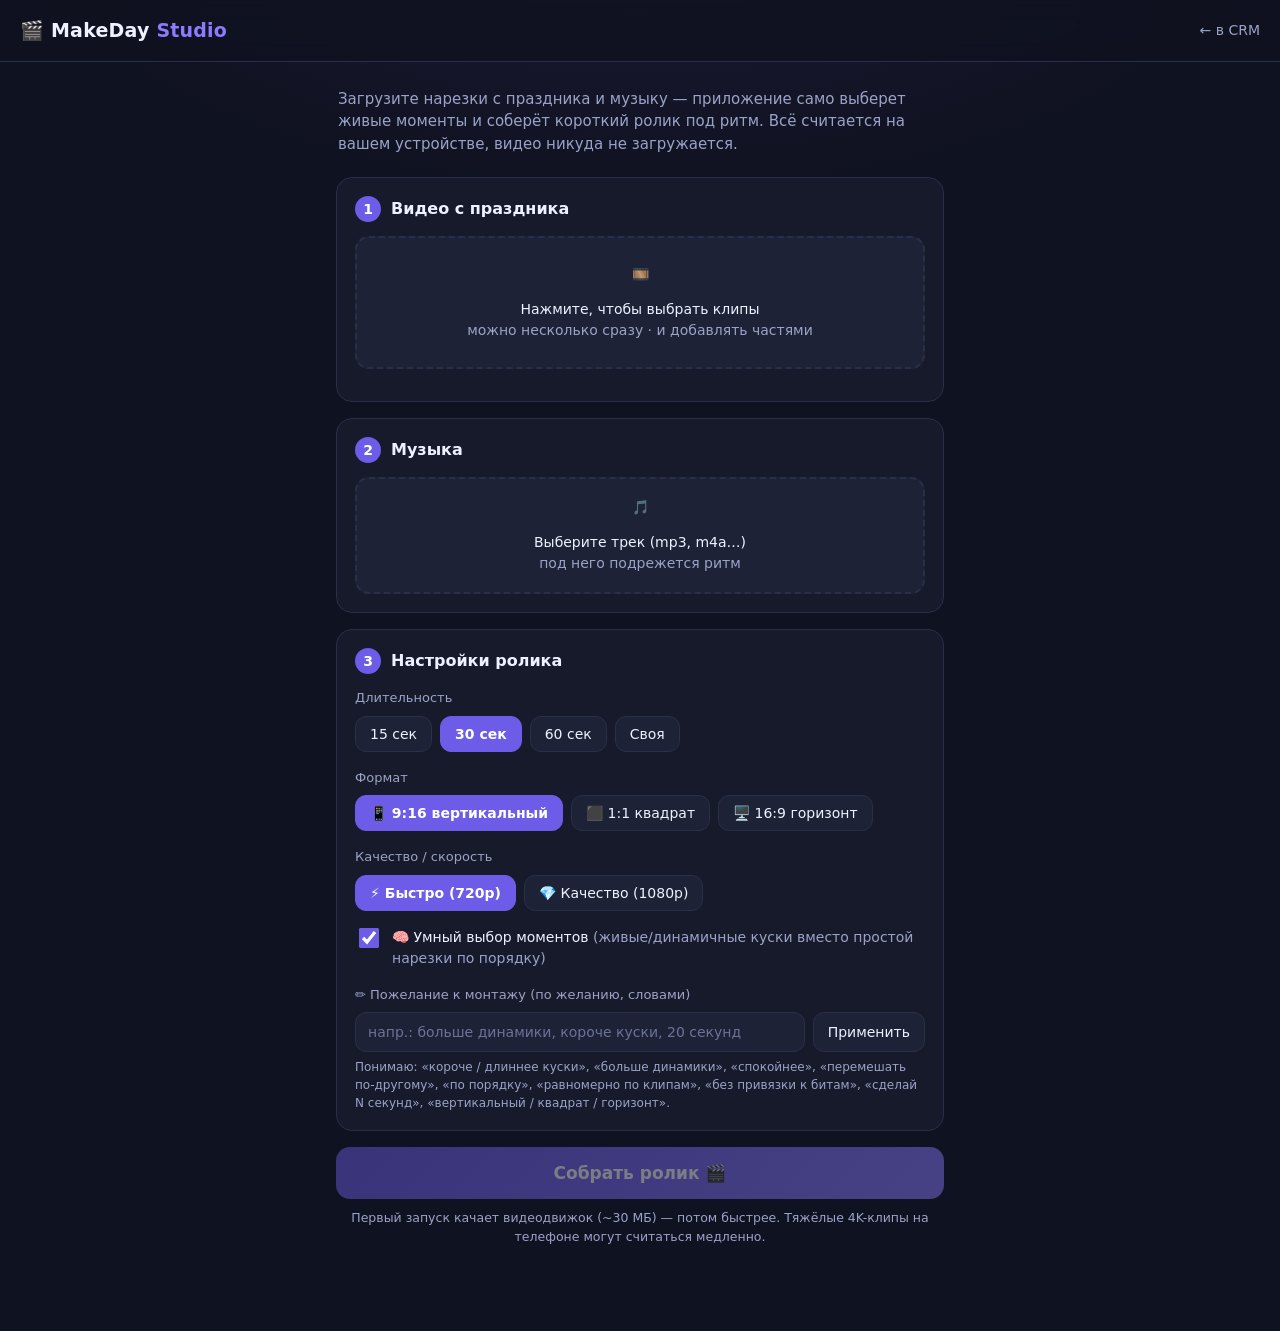
<file: studio/index.html>
<!doctype html>
<html lang="ru">
<head>
  <meta charset="utf-8">
<meta name="robots" content="noindex, nofollow">
  <meta name="viewport" content="width=device-width, initial-scale=1, viewport-fit=cover">
  <title>MakeDay Studio — авто-монтаж роликов</title>
  <link rel="icon" href="data:image/svg+xml,<svg xmlns='http://www.w3.org/2000/svg' viewBox='0 0 100 100'><text y='.9em' font-size='90'>🎬</text></svg>">
  <link rel="stylesheet" href="style.css">
</head>
<body>
  <header class="top">
    <div class="brand">🎬 MakeDay <b>Studio</b></div>
    <a class="back" href="../index.html">← в CRM</a>
  </header>

  <main class="wrap">
    <p class="lead">Загрузите нарезки с праздника и музыку — приложение само выберет живые моменты и соберёт короткий ролик под ритм. Всё считается на вашем устройстве, видео никуда не загружается.</p>

    <!-- Шаг 1: видео -->
    <section class="card">
      <div class="card-h"><span class="num">1</span><h2>Видео с праздника</h2></div>
      <label class="drop" id="drop-video">
        <input type="file" id="in-video" accept="video/*,.mov,.mp4,.m4v" multiple hidden>
        <div class="drop-in">
          <div class="drop-ico">🎞️</div>
          <div>Нажмите, чтобы выбрать клипы<br><span class="muted">можно несколько сразу · и добавлять частями</span></div>
        </div>
      </label>
      <div id="video-hint" class="muted" style="font-size:12.5px;margin-top:8px"></div>
      <div id="video-list" class="thumbs"></div>
    </section>

    <!-- Шаг 2: музыка -->
    <section class="card">
      <div class="card-h"><span class="num">2</span><h2>Музыка</h2></div>
      <label class="drop small" id="drop-audio">
        <input type="file" id="in-audio" accept="audio/*,.mp3,.m4a,.aac,.wav,.ogg,.caf" hidden>
        <div class="drop-in">
          <div class="drop-ico">🎵</div>
          <div id="audio-label">Выберите трек (mp3, m4a…)<br><span class="muted">под него подрежется ритм</span></div>
        </div>
      </label>
    </section>

    <!-- Шаг 3: настройки -->
    <section class="card">
      <div class="card-h"><span class="num">3</span><h2>Настройки ролика</h2></div>

      <div class="opt">
        <div class="opt-t">Длительность</div>
        <div class="chips" id="len-chips">
          <button class="chip" data-len="15">15 сек</button>
          <button class="chip active" data-len="30">30 сек</button>
          <button class="chip" data-len="60">60 сек</button>
          <button class="chip" data-len="custom">Своя</button>
          <input type="number" id="len-custom" min="5" max="180" value="45" class="len-num hidden"> <span id="len-custom-s" class="muted hidden">сек</span>
        </div>
      </div>

      <div class="opt">
        <div class="opt-t">Формат</div>
        <div class="chips" id="fmt-chips">
          <button class="chip active" data-fmt="9:16">📱 9:16 вертикальный</button>
          <button class="chip" data-fmt="1:1">⬛ 1:1 квадрат</button>
          <button class="chip" data-fmt="16:9">🖥️ 16:9 горизонт</button>
        </div>
      </div>

      <div class="opt">
        <div class="opt-t">Качество / скорость</div>
        <div class="chips" id="q-chips">
          <button class="chip active" data-q="fast">⚡ Быстро (720p)</button>
          <button class="chip" data-q="hq">💎 Качество (1080p)</button>
        </div>
      </div>

      <div class="opt">
        <label class="switch">
          <input type="checkbox" id="opt-smart" checked>
          <span>🧠 Умный выбор моментов <span class="muted">(живые/динамичные куски вместо простой нарезки по порядку)</span></span>
        </label>
      </div>

      <div class="opt">
        <div class="opt-t">✏️ Пожелание к монтажу <span class="muted">(по желанию, словами)</span></div>
        <div class="wishrow">
          <input type="text" id="wish-input" placeholder="напр.: больше динамики, короче куски, 20 секунд">
          <button class="chip" id="wish-apply">Применить</button>
        </div>
        <div class="muted" style="font-size:12px;margin-top:6px">Понимаю: «короче / длиннее куски», «больше динамики», «спокойнее», «перемешать по-другому», «по порядку», «равномерно по клипам», «без привязки к битам», «сделай N секунд», «вертикальный / квадрат / горизонт».</div>
      </div>
    </section>

    <button id="btn-make" class="make" disabled>Собрать ролик 🎬</button>
    <p class="hint muted">Первый запуск качает видеодвижок (~30 МБ) — потом быстрее. Тяжёлые 4K-клипы на телефоне могут считаться медленно.</p>

    <!-- Прогресс -->
    <section class="card progress hidden" id="progress-card">
      <div class="card-h"><h2>Собираю ролик…</h2></div>
      <div class="bar-wrap"><div class="bar" id="bar"></div></div>
      <div id="stage" class="stage muted">Готовлю…</div>
      <pre id="log" class="log"></pre>
    </section>

    <!-- Результат -->
    <section class="card result hidden" id="result-card">
      <div class="card-h"><h2>✅ Готово!</h2></div>
      <video id="result-video" controls playsinline></video>
      <a id="download" class="make dl" download="makeday-reel.mp4">⬇ Скачать ролик</a>

      <div class="fixpanel">
        <div class="opt-t">✏️ Поправить и пересобрать <span class="muted">(из тех же клипов)</span></div>
        <div class="chips">
          <button class="chip" data-fix="больше динамики, короче куски">Больше динамики</button>
          <button class="chip" data-fix="спокойнее, длиннее куски">Спокойнее</button>
          <button class="chip" data-fix="равномерно по клипам">Равномернее</button>
          <button class="chip" data-fix="перемешать по-другому">Перемешать</button>
          <button class="chip" data-fix="по порядку">По порядку</button>
          <button class="chip" data-fix="без привязки к битам">Без битов</button>
        </div>
        <div class="wishrow" style="margin-top:10px">
          <input type="text" id="fix-input" placeholder="или напишите правку словами…">
          <button class="chip" id="fix-apply">Применить</button>
        </div>
      </div>

      <button id="btn-again" class="chip" style="margin-top:14px">↺ Начать заново (новые клипы)</button>
    </section>
  </main>

  <script src="vendor/util.js"></script>
  <script src="vendor/ffmpeg.js"></script>
  <script src="app.js"></script>
</body>
</html>
</file>
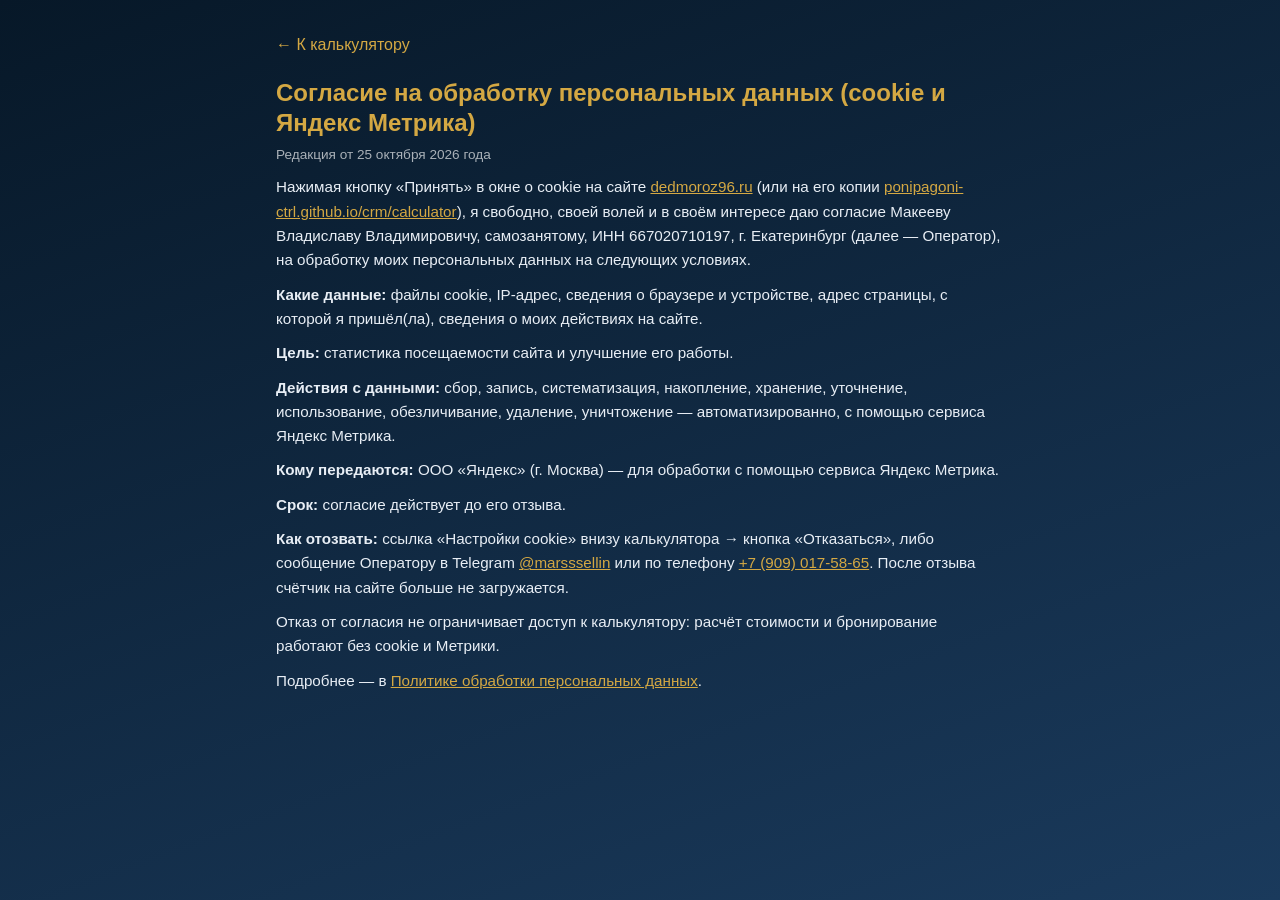
<file: calculator/consent.html>
<!DOCTYPE html>
<html lang="ru">
<head>
<meta charset="UTF-8">
<meta name="viewport" content="width=device-width, initial-scale=1.0">
<link rel="icon" type="image/png" sizes="32x32" href="favicon-32.png">
<link rel="icon" type="image/png" sizes="192x192" href="favicon-192.png">
<link rel="apple-touch-icon" href="apple-touch-icon.png">
<title>Согласие на cookie и Метрику</title>
<style>
:root { --blue-deep:#071828; --blue-mid:#1a3a5c; --gold:#d4a843; --text:#e8eef5; --muted:rgba(255,255,255,.65); }
* { box-sizing: border-box; margin: 0; padding: 0; }
body { font-family: 'Segoe UI', Arial, sans-serif; background: linear-gradient(160deg, var(--blue-deep), var(--blue-mid)); color: var(--text); line-height: 1.6; min-height: 100vh; }
.wrap { max-width: 760px; margin: 0 auto; padding: 32px 16px 64px; }
a { color: var(--gold); }
h1 { color: var(--gold); font-size: 1.5em; line-height: 1.25; margin-bottom: 6px; }
p, li { font-size: .95em; margin-bottom: 10px; }
ul { padding-left: 22px; }
.muted { color: var(--muted); font-size: .85em; }
.back { display: inline-block; margin-bottom: 20px; text-decoration: none; }
</style>
</head>
<body>
<div class="wrap">
  <a class="back" href="./">← К калькулятору</a>
  <h1>Согласие на обработку персональных данных (cookie и Яндекс Метрика)</h1>
  <p class="muted">Редакция от 25 октября 2026 года</p>

  <p>Нажимая кнопку «Принять» в окне о cookie на сайте <a href="https://dedmoroz96.ru/">dedmoroz96.ru</a> (или на его копии <a href="https://ponipagoni-ctrl.github.io/crm/calculator/">ponipagoni-ctrl.github.io/crm/calculator</a>), я свободно, своей волей и в своём интересе даю согласие Макееву Владиславу Владимировичу, самозанятому, ИНН 667020710197, г. Екатеринбург (далее — Оператор), на обработку моих персональных данных на следующих условиях.</p>

  <p><b>Какие данные:</b> файлы cookie, IP-адрес, сведения о браузере и устройстве, адрес страницы, с которой я пришёл(ла), сведения о моих действиях на сайте.</p>

  <p><b>Цель:</b> статистика посещаемости сайта и улучшение его работы.</p>

  <p><b>Действия с данными:</b> сбор, запись, систематизация, накопление, хранение, уточнение, использование, обезличивание, удаление, уничтожение — автоматизированно, с помощью сервиса Яндекс Метрика.</p>

  <p><b>Кому передаются:</b> ООО «Яндекс» (г. Москва) — для обработки с помощью сервиса Яндекс Метрика.</p>

  <p><b>Срок:</b> согласие действует до его отзыва.</p>

  <p><b>Как отозвать:</b> ссылка «Настройки cookie» внизу калькулятора → кнопка «Отказаться», либо сообщение Оператору в Telegram <a href="https://t.me/marsssellin">@marsssellin</a> или по телефону <a href="tel:+79090175865">+7 (909) 017-58-65</a>. После отзыва счётчик на сайте больше не загружается.</p>

  <p>Отказ от согласия не ограничивает доступ к калькулятору: расчёт стоимости и бронирование работают без cookie и Метрики.</p>

  <p>Подробнее — в <a href="privacy.html">Политике обработки персональных данных</a>.</p>
</div>
</body>
</html>
</file>
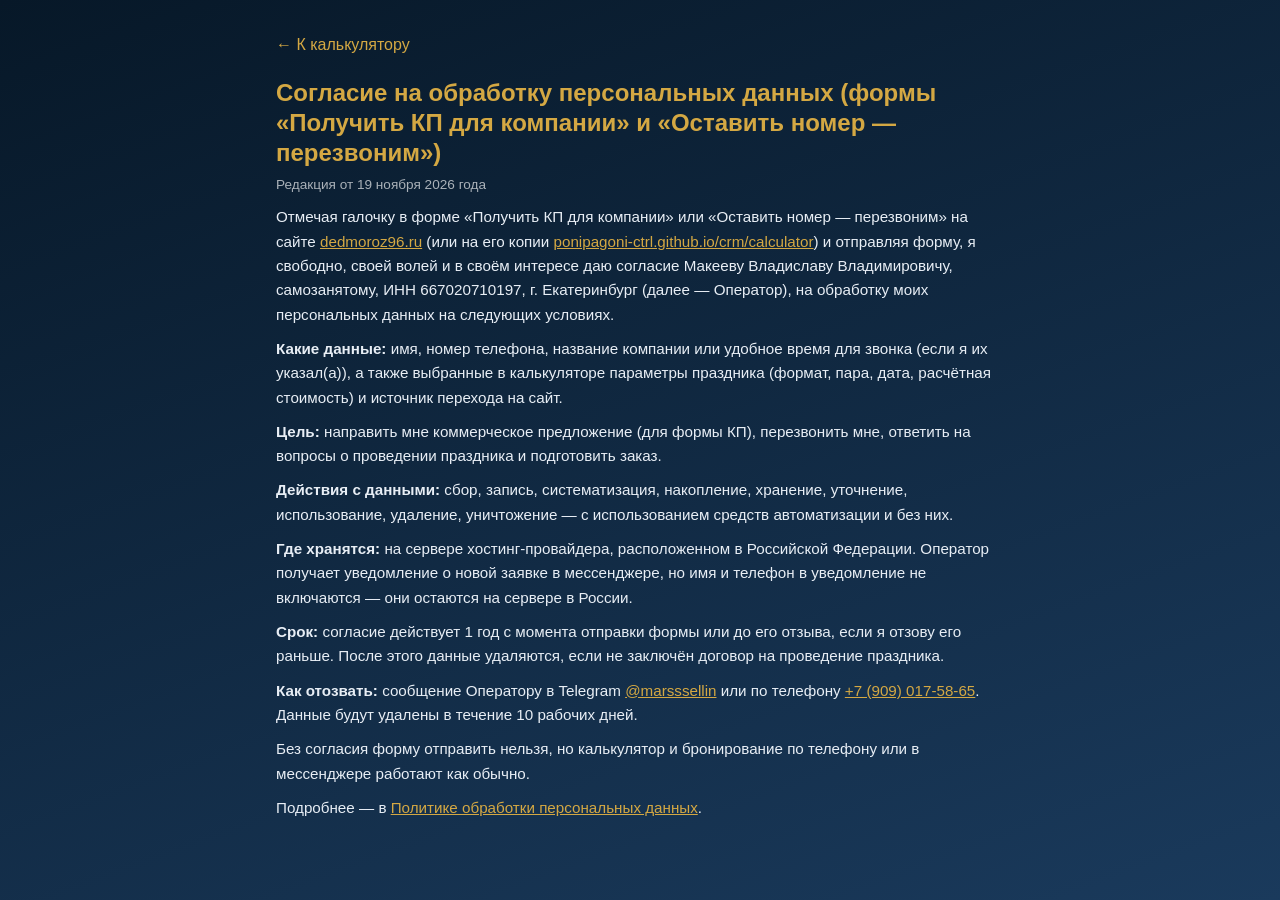
<file: calculator/kp-consent.html>
<!DOCTYPE html>
<html lang="ru">
<head>
<meta charset="UTF-8">
<meta name="viewport" content="width=device-width, initial-scale=1.0">
<link rel="icon" type="image/png" sizes="32x32" href="favicon-32.png">
<link rel="icon" type="image/png" sizes="192x192" href="favicon-192.png">
<link rel="apple-touch-icon" href="apple-touch-icon.png">
<title>Согласие на обработку данных — формы заявки</title>
<style>
:root { --blue-deep:#071828; --blue-mid:#1a3a5c; --gold:#d4a843; --text:#e8eef5; --muted:rgba(255,255,255,.65); }
* { box-sizing: border-box; margin: 0; padding: 0; }
body { font-family: 'Segoe UI', Arial, sans-serif; background: linear-gradient(160deg, var(--blue-deep), var(--blue-mid)); color: var(--text); line-height: 1.6; min-height: 100vh; }
.wrap { max-width: 760px; margin: 0 auto; padding: 32px 16px 64px; }
a { color: var(--gold); }
h1 { color: var(--gold); font-size: 1.5em; line-height: 1.25; margin-bottom: 6px; }
p, li { font-size: .95em; margin-bottom: 10px; }
ul { padding-left: 22px; }
.muted { color: var(--muted); font-size: .85em; }
.back { display: inline-block; margin-bottom: 20px; text-decoration: none; }
</style>
</head>
<body>
<div class="wrap">
  <a class="back" href="./">← К калькулятору</a>
  <h1>Согласие на обработку персональных данных (формы «Получить КП для компании» и «Оставить номер — перезвоним»)</h1>
  <p class="muted">Редакция от 19 ноября 2026 года</p>

  <p>Отмечая галочку в форме «Получить КП для компании» или «Оставить номер — перезвоним» на сайте <a href="https://dedmoroz96.ru/">dedmoroz96.ru</a> (или на его копии <a href="https://ponipagoni-ctrl.github.io/crm/calculator/">ponipagoni-ctrl.github.io/crm/calculator</a>) и отправляя форму, я свободно, своей волей и в своём интересе даю согласие Макееву Владиславу Владимировичу, самозанятому, ИНН 667020710197, г. Екатеринбург (далее — Оператор), на обработку моих персональных данных на следующих условиях.</p>

  <p><b>Какие данные:</b> имя, номер телефона, название компании или удобное время для звонка (если я их указал(а)), а также выбранные в калькуляторе параметры праздника (формат, пара, дата, расчётная стоимость) и источник перехода на сайт.</p>

  <p><b>Цель:</b> направить мне коммерческое предложение (для формы КП), перезвонить мне, ответить на вопросы о проведении праздника и подготовить заказ.</p>

  <p><b>Действия с данными:</b> сбор, запись, систематизация, накопление, хранение, уточнение, использование, удаление, уничтожение — с использованием средств автоматизации и без них.</p>

  <p><b>Где хранятся:</b> на сервере хостинг-провайдера, расположенном в Российской Федерации. Оператор получает уведомление о новой заявке в мессенджере, но имя и телефон в уведомление не включаются — они остаются на сервере в России.</p>

  <p><b>Срок:</b> согласие действует 1 год с момента отправки формы или до его отзыва, если я отзову его раньше. После этого данные удаляются, если не заключён договор на проведение праздника.</p>

  <p><b>Как отозвать:</b> сообщение Оператору в Telegram <a href="https://t.me/marsssellin">@marsssellin</a> или по телефону <a href="tel:+79090175865">+7 (909) 017-58-65</a>. Данные будут удалены в течение 10 рабочих дней.</p>

  <p>Без согласия форму отправить нельзя, но калькулятор и бронирование по телефону или в мессенджере работают как обычно.</p>

  <p>Подробнее — в <a href="privacy.html">Политике обработки персональных данных</a>.</p>
</div>
</body>
</html>
</file>
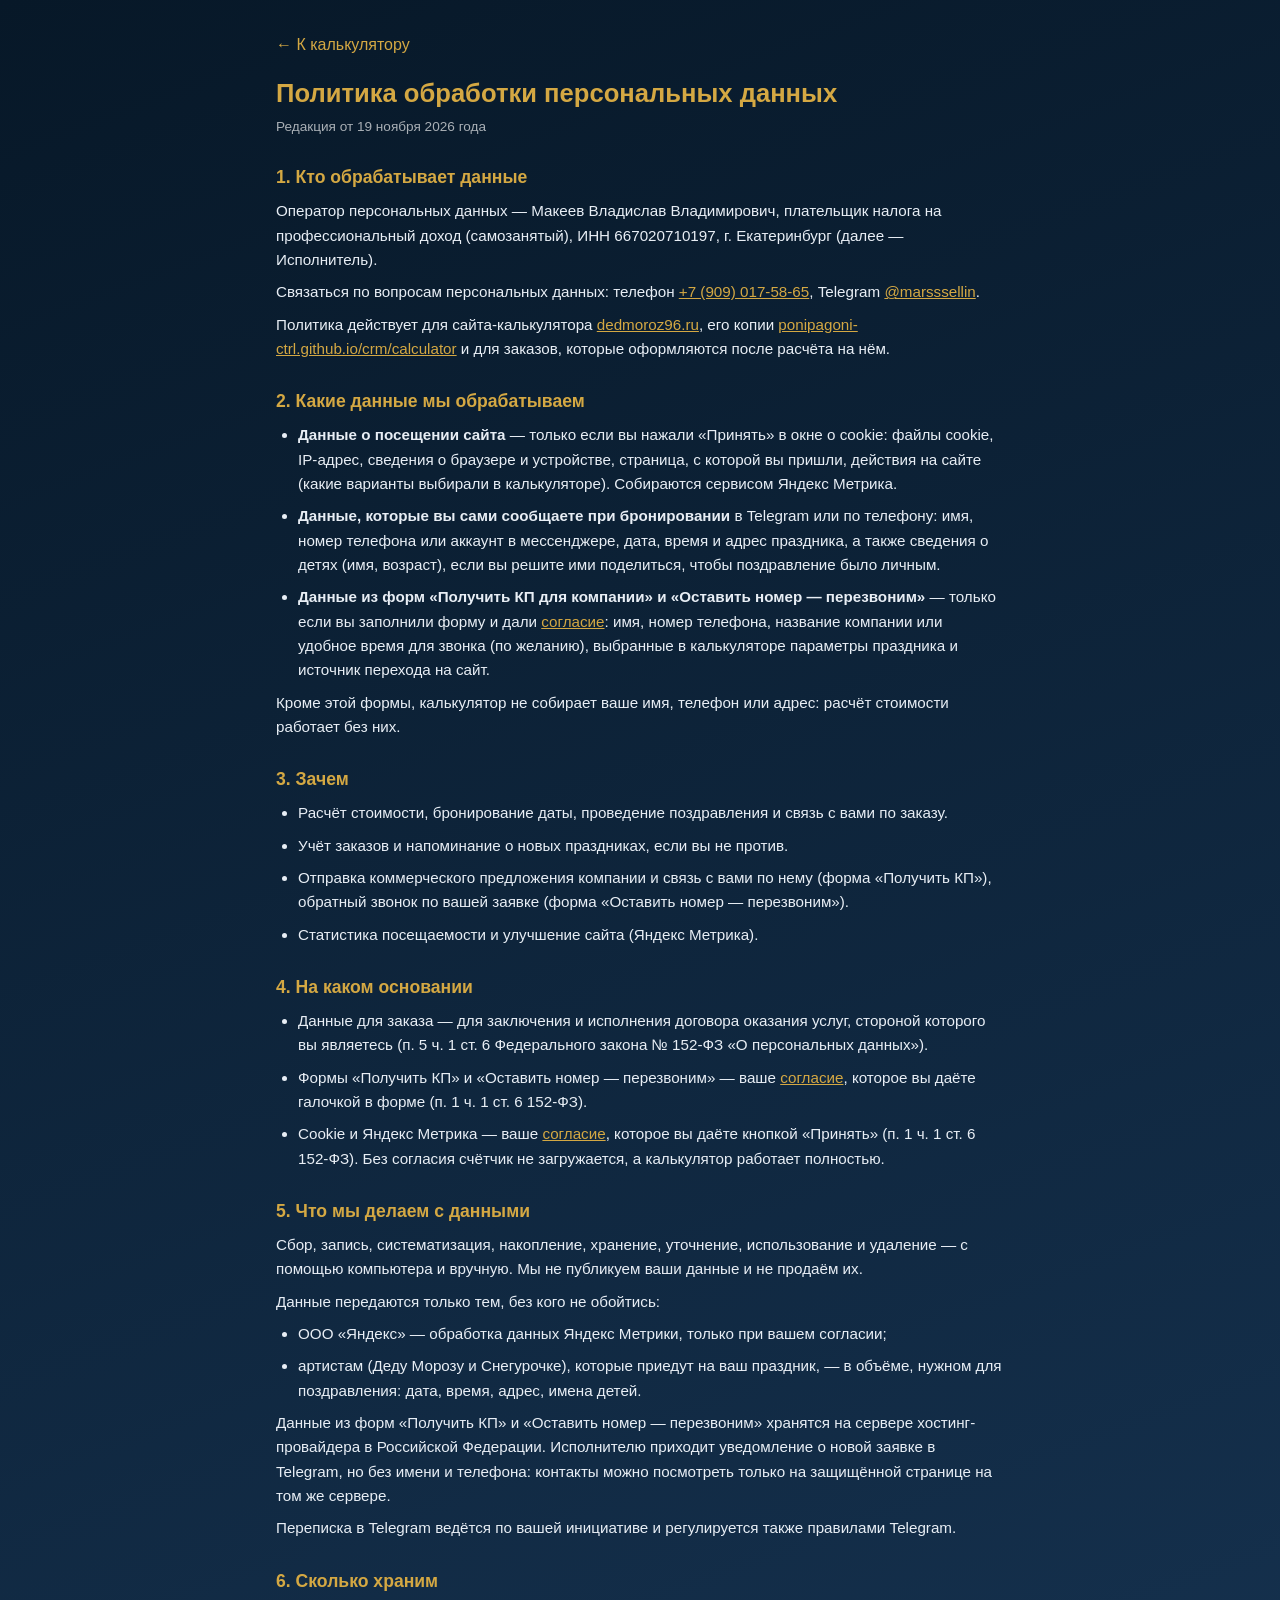
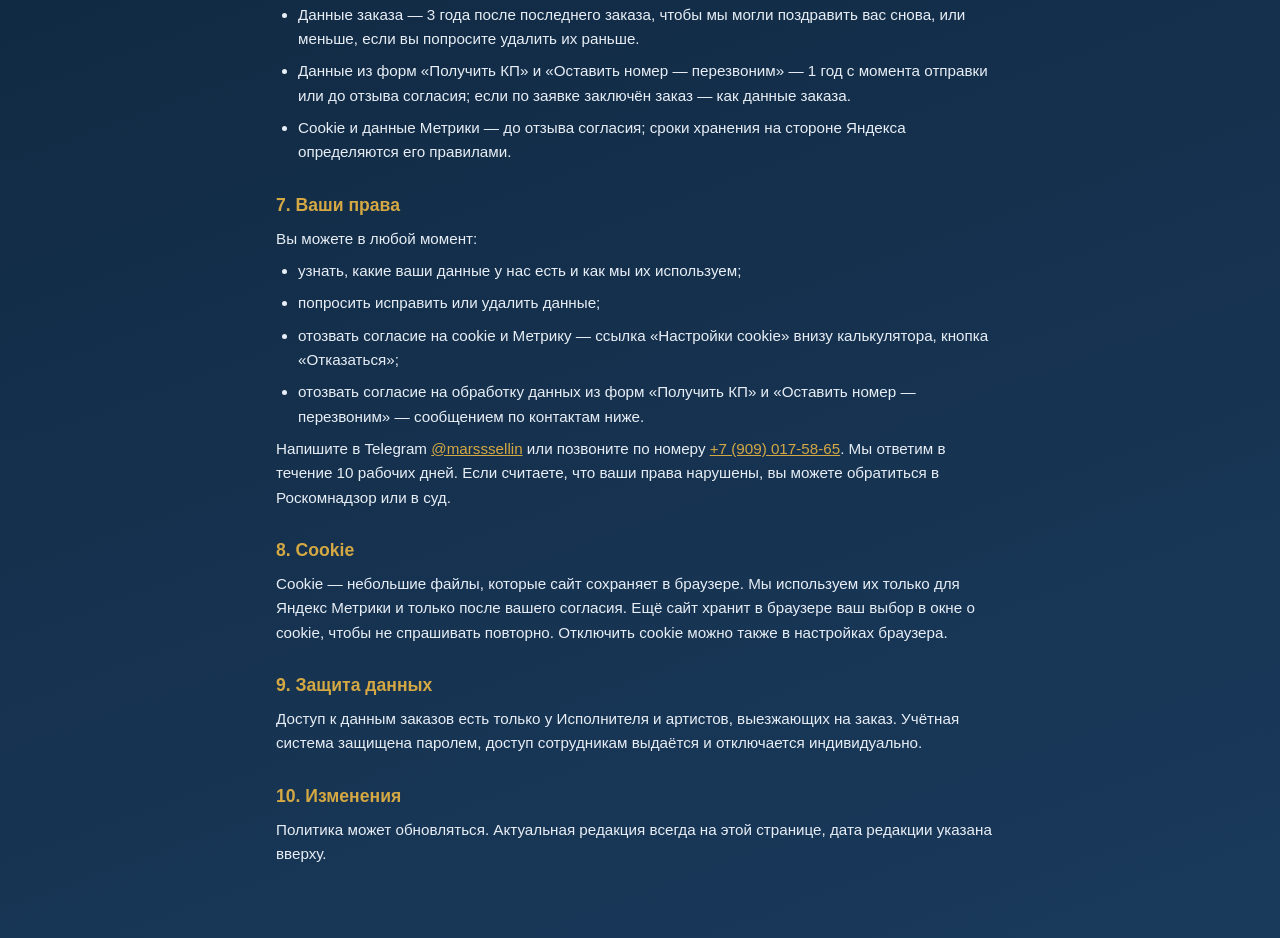
<file: calculator/privacy.html>
<!DOCTYPE html>
<html lang="ru">
<head>
<meta charset="UTF-8">
<meta name="viewport" content="width=device-width, initial-scale=1.0">
<link rel="icon" type="image/png" sizes="32x32" href="favicon-32.png">
<link rel="icon" type="image/png" sizes="192x192" href="favicon-192.png">
<link rel="apple-touch-icon" href="apple-touch-icon.png">
<title>Политика обработки персональных данных</title>
<link rel="canonical" href="https://dedmoroz96.ru/privacy.html">
<style>
:root { --blue-deep:#071828; --blue-mid:#1a3a5c; --gold:#d4a843; --text:#e8eef5; --muted:rgba(255,255,255,.65); }
* { box-sizing: border-box; margin: 0; padding: 0; }
body { font-family: 'Segoe UI', Arial, sans-serif; background: linear-gradient(160deg, var(--blue-deep), var(--blue-mid)); color: var(--text); line-height: 1.6; min-height: 100vh; }
.wrap { max-width: 760px; margin: 0 auto; padding: 32px 16px 64px; }
a { color: var(--gold); }
h1 { color: var(--gold); font-size: 1.6em; line-height: 1.25; margin-bottom: 6px; }
h2 { color: var(--gold); font-size: 1.1em; margin: 26px 0 8px; }
p, li { font-size: .95em; margin-bottom: 8px; }
ul { padding-left: 22px; }
.muted { color: var(--muted); font-size: .85em; }
.back { display: inline-block; margin-bottom: 20px; text-decoration: none; }
</style>
</head>
<body>
<div class="wrap">
  <a class="back" href="./">← К калькулятору</a>
  <h1>Политика обработки персональных данных</h1>
  <p class="muted">Редакция от 19 ноября 2026 года</p>

  <h2>1. Кто обрабатывает данные</h2>
  <p>Оператор персональных данных — Макеев Владислав Владимирович, плательщик налога на профессиональный доход (самозанятый), ИНН 667020710197, г. Екатеринбург (далее — Исполнитель).</p>
  <p>Связаться по вопросам персональных данных: телефон <a href="tel:+79090175865">+7 (909) 017-58-65</a>, Telegram <a href="https://t.me/marsssellin">@marsssellin</a>.</p>
  <p>Политика действует для сайта-калькулятора <a href="https://dedmoroz96.ru/">dedmoroz96.ru</a>, его копии <a href="https://ponipagoni-ctrl.github.io/crm/calculator/">ponipagoni-ctrl.github.io/crm/calculator</a> и для заказов, которые оформляются после расчёта на нём.</p>

  <h2>2. Какие данные мы обрабатываем</h2>
  <ul>
    <li><b>Данные о посещении сайта</b> — только если вы нажали «Принять» в окне о cookie: файлы cookie, IP-адрес, сведения о браузере и устройстве, страница, с которой вы пришли, действия на сайте (какие варианты выбирали в калькуляторе). Собираются сервисом Яндекс Метрика.</li>
    <li><b>Данные, которые вы сами сообщаете при бронировании</b> в Telegram или по телефону: имя, номер телефона или аккаунт в мессенджере, дата, время и адрес праздника, а также сведения о детях (имя, возраст), если вы решите ими поделиться, чтобы поздравление было личным.</li>
  </ul>
  <ul>
    <li><b>Данные из форм «Получить КП для компании» и «Оставить номер — перезвоним»</b> — только если вы заполнили форму и дали <a href="kp-consent.html">согласие</a>: имя, номер телефона, название компании или удобное время для звонка (по желанию), выбранные в калькуляторе параметры праздника и источник перехода на сайт.</li>
  </ul>
  <p>Кроме этой формы, калькулятор не собирает ваше имя, телефон или адрес: расчёт стоимости работает без них.</p>

  <h2>3. Зачем</h2>
  <ul>
    <li>Расчёт стоимости, бронирование даты, проведение поздравления и связь с вами по заказу.</li>
    <li>Учёт заказов и напоминание о новых праздниках, если вы не против.</li>
    <li>Отправка коммерческого предложения компании и связь с вами по нему (форма «Получить КП»), обратный звонок по вашей заявке (форма «Оставить номер — перезвоним»).</li>
    <li>Статистика посещаемости и улучшение сайта (Яндекс Метрика).</li>
  </ul>

  <h2>4. На каком основании</h2>
  <ul>
    <li>Данные для заказа — для заключения и исполнения договора оказания услуг, стороной которого вы являетесь (п. 5 ч. 1 ст. 6 Федерального закона № 152-ФЗ «О персональных данных»).</li>
    <li>Формы «Получить КП» и «Оставить номер — перезвоним» — ваше <a href="kp-consent.html">согласие</a>, которое вы даёте галочкой в форме (п. 1 ч. 1 ст. 6 152-ФЗ).</li>
    <li>Cookie и Яндекс Метрика — ваше <a href="consent.html">согласие</a>, которое вы даёте кнопкой «Принять» (п. 1 ч. 1 ст. 6 152-ФЗ). Без согласия счётчик не загружается, а калькулятор работает полностью.</li>
  </ul>

  <h2>5. Что мы делаем с данными</h2>
  <p>Сбор, запись, систематизация, накопление, хранение, уточнение, использование и удаление — с помощью компьютера и вручную. Мы не публикуем ваши данные и не продаём их.</p>
  <p>Данные передаются только тем, без кого не обойтись:</p>
  <ul>
    <li>ООО «Яндекс» — обработка данных Яндекс Метрики, только при вашем согласии;</li>
    <li>артистам (Деду Морозу и Снегурочке), которые приедут на ваш праздник, — в объёме, нужном для поздравления: дата, время, адрес, имена детей.</li>
  </ul>
  <p>Данные из форм «Получить КП» и «Оставить номер — перезвоним» хранятся на сервере хостинг-провайдера в Российской Федерации. Исполнителю приходит уведомление о новой заявке в Telegram, но без имени и телефона: контакты можно посмотреть только на защищённой странице на том же сервере.</p>
  <p>Переписка в Telegram ведётся по вашей инициативе и регулируется также правилами Telegram.</p>

  <h2>6. Сколько храним</h2>
  <ul>
    <li>Данные заказа — 3 года после последнего заказа, чтобы мы могли поздравить вас снова, или меньше, если вы попросите удалить их раньше.</li>
    <li>Данные из форм «Получить КП» и «Оставить номер — перезвоним» — 1 год с момента отправки или до отзыва согласия; если по заявке заключён заказ — как данные заказа.</li>
    <li>Cookie и данные Метрики — до отзыва согласия; сроки хранения на стороне Яндекса определяются его правилами.</li>
  </ul>

  <h2>7. Ваши права</h2>
  <p>Вы можете в любой момент:</p>
  <ul>
    <li>узнать, какие ваши данные у нас есть и как мы их используем;</li>
    <li>попросить исправить или удалить данные;</li>
    <li>отозвать согласие на cookie и Метрику — ссылка «Настройки cookie» внизу калькулятора, кнопка «Отказаться»;</li>
    <li>отозвать согласие на обработку данных из форм «Получить КП» и «Оставить номер — перезвоним» — сообщением по контактам ниже.</li>
  </ul>
  <p>Напишите в Telegram <a href="https://t.me/marsssellin">@marsssellin</a> или позвоните по номеру <a href="tel:+79090175865">+7 (909) 017-58-65</a>. Мы ответим в течение 10 рабочих дней. Если считаете, что ваши права нарушены, вы можете обратиться в Роскомнадзор или в суд.</p>

  <h2>8. Cookie</h2>
  <p>Cookie — небольшие файлы, которые сайт сохраняет в браузере. Мы используем их только для Яндекс Метрики и только после вашего согласия. Ещё сайт хранит в браузере ваш выбор в окне о cookie, чтобы не спрашивать повторно. Отключить cookie можно также в настройках браузера.</p>

  <h2>9. Защита данных</h2>
  <p>Доступ к данным заказов есть только у Исполнителя и артистов, выезжающих на заказ. Учётная система защищена паролем, доступ сотрудникам выдаётся и отключается индивидуально.</p>

  <h2>10. Изменения</h2>
  <p>Политика может обновляться. Актуальная редакция всегда на этой странице, дата редакции указана вверху.</p>
</div>
</body>
</html>
</file>
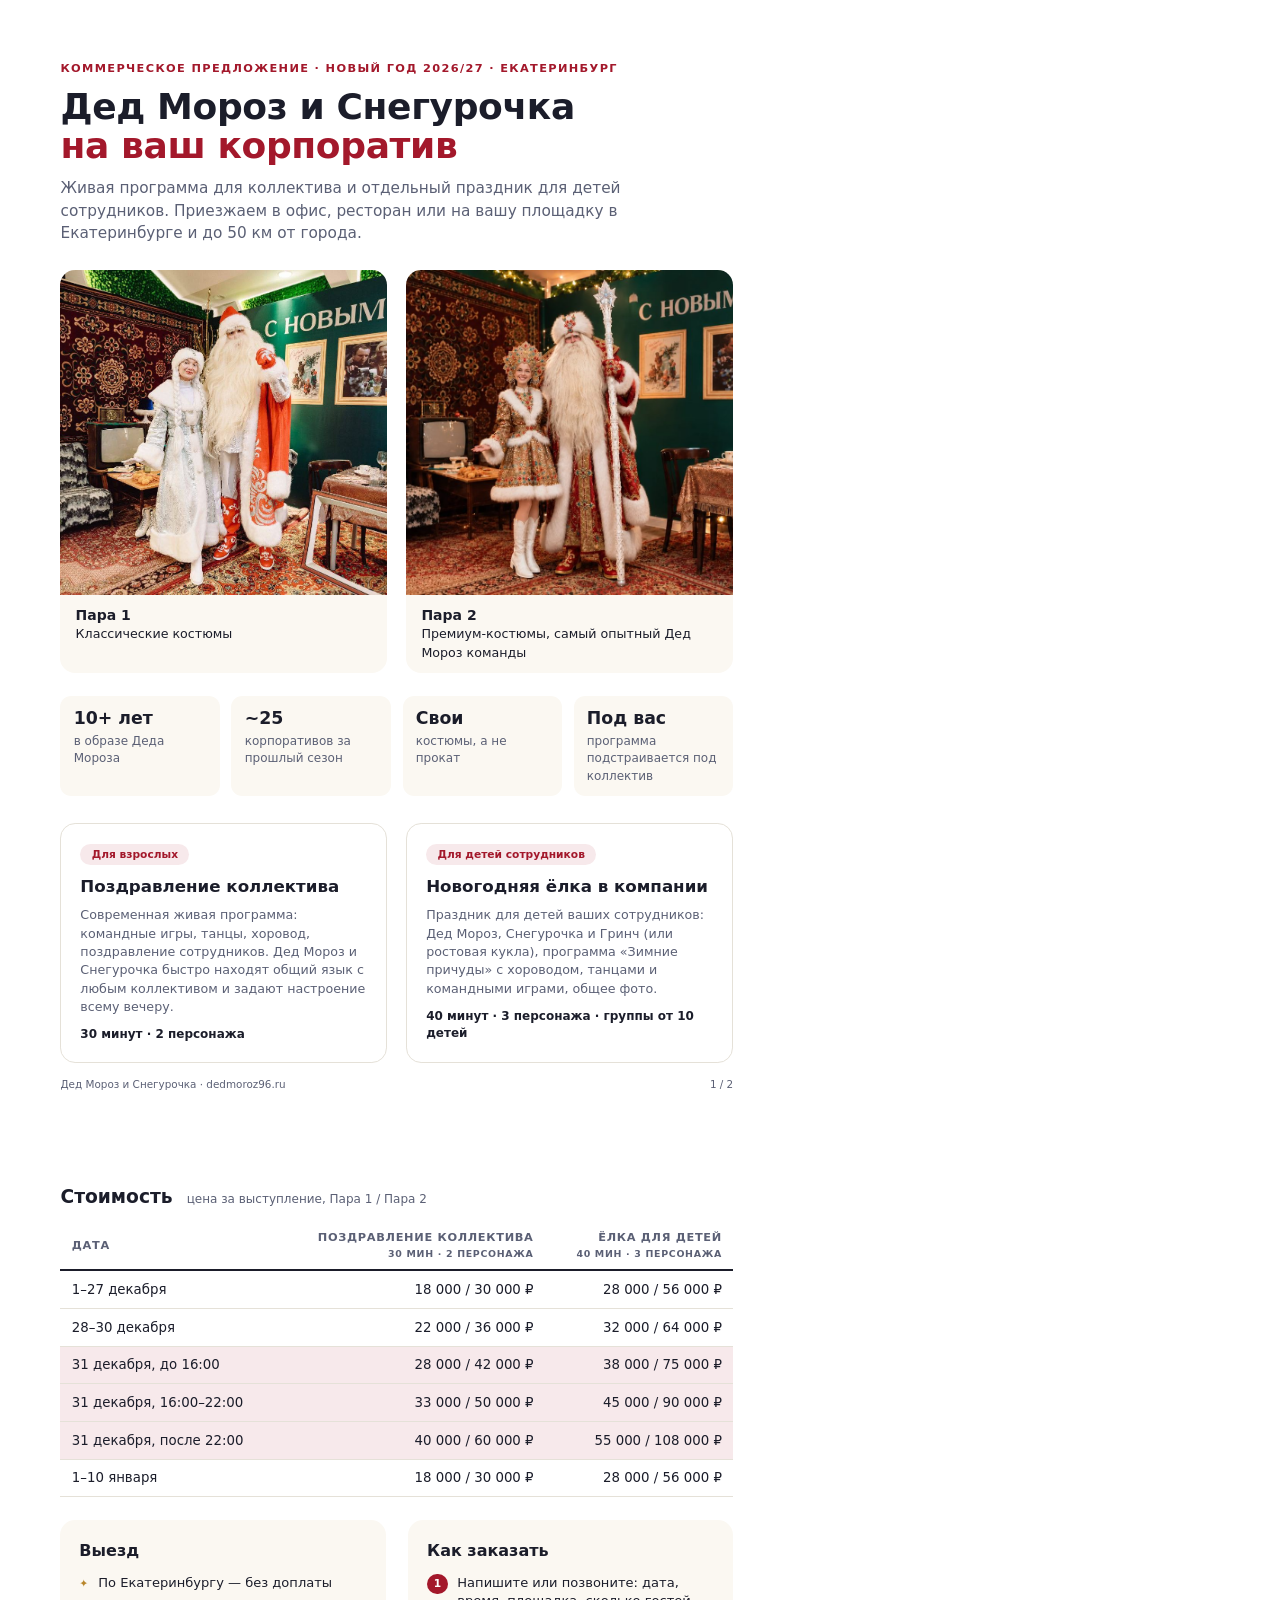
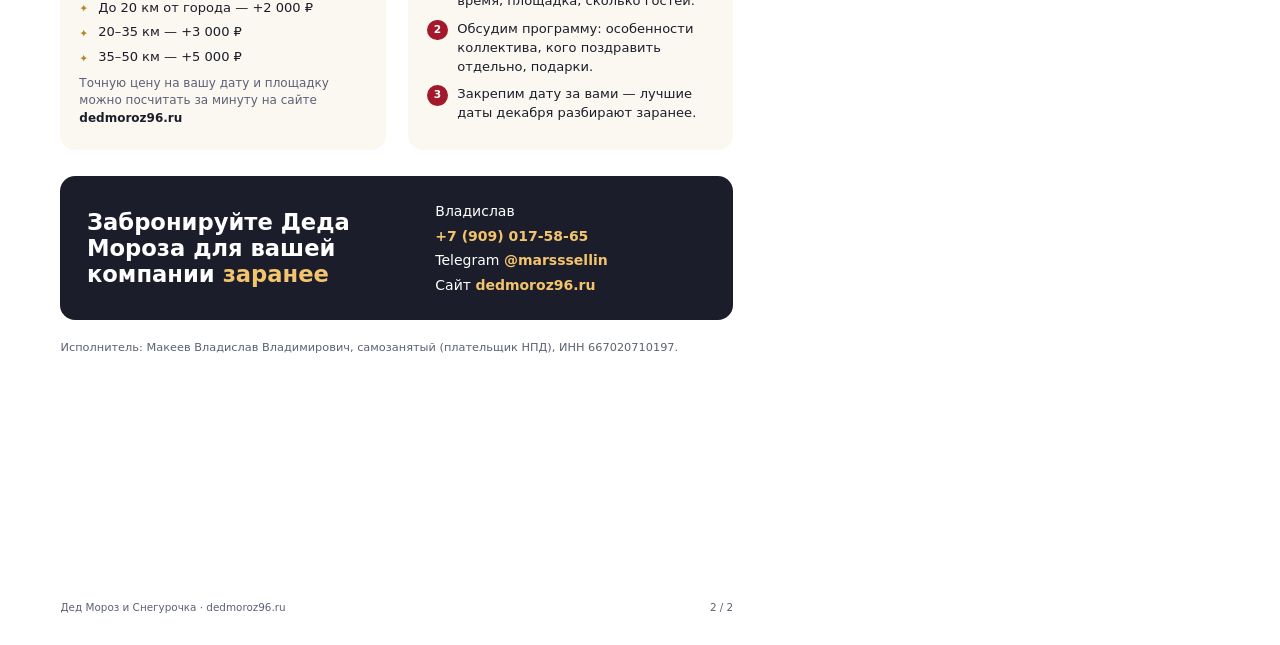
<file: marketing/kp/kp.html>
<!doctype html>
<html lang="ru">
<head>
<meta charset="utf-8">
<title>КП — Дед Мороз и Снегурочка на корпоратив</title>
<!--
  Исходник КП для компаний. PDF собирается скриптом marketing/kp/build-kp.js
  в calculator/kp.pdf (его отдаёт форма «Получить КП» на калькуляторе).
  Цены взяты из калькулятора (calculator/index.html, объект P) — при смене
  цен там поправить и здесь, затем пересобрать PDF.
-->
<style>
  @page { size: A4; margin: 0; }
  :root {
    --ink:#1b1d2a; --muted:#5b6075; --line:#e5e1d8;
    --red:#a3182b; --red-soft:#f7e9eb; --gold:#b8862b; --cream:#fbf8f2;
  }
  * { box-sizing: border-box; margin: 0; padding: 0; }
  html, body { background: #fff; }
  body { font-family: "Inter", "DejaVu Sans", sans-serif; color: var(--ink); font-size: 10.5pt; line-height: 1.45; }
  .page { width: 210mm; height: 297mm; padding: 16mm 16mm 14mm; position: relative; overflow: hidden; page-break-after: always; }
  .page:last-child { page-break-after: auto; }

  .kicker { font-size: 8.5pt; letter-spacing: .12em; text-transform: uppercase; color: var(--red); font-weight: 700; }
  h1 { font-size: 27pt; line-height: 1.08; margin: 3mm 0 3mm; font-weight: 800; letter-spacing: -.01em; }
  h1 span { color: var(--red); }
  .lead { font-size: 11.5pt; color: var(--muted); max-width: 150mm; }
  h2 { font-size: 14pt; margin: 0 0 3mm; font-weight: 800; }
  h2 small { font-size: 9pt; font-weight: 500; color: var(--muted); margin-left: 2mm; }

  .photos { display: grid; grid-template-columns: 1fr 1fr; gap: 5mm; margin: 7mm 0 6mm; }
  .photo { border-radius: 4mm; overflow: hidden; background: var(--cream); }
  .photo img { width: 100%; height: 86mm; object-fit: cover; object-position: center 22%; display: block; }
  .photo div { padding: 2.5mm 4mm 3mm; font-size: 9.5pt; }
  .photo b { display: block; font-size: 10.5pt; }

  .why { display: grid; grid-template-columns: repeat(4, 1fr); gap: 3mm; margin-bottom: 7mm; }
  .why div { background: var(--cream); border-radius: 3mm; padding: 3.5mm 3.5mm 3mm; font-size: 9pt; color: var(--muted); }
  .why b { display: block; color: var(--ink); font-size: 13pt; line-height: 1.15; margin-bottom: 1mm; }

  .formats { display: grid; grid-template-columns: 1fr 1fr; gap: 5mm; }
  .fmt { border: 1px solid var(--line); border-radius: 4mm; padding: 5mm; }
  .fmt .tag { display: inline-block; font-size: 8pt; font-weight: 700; color: var(--red); background: var(--red-soft); border-radius: 10mm; padding: .8mm 3mm; margin-bottom: 2.5mm; }
  .fmt h3 { font-size: 12.5pt; margin-bottom: 2mm; }
  .fmt p { font-size: 9.5pt; color: var(--muted); }
  .fmt .meta { margin-top: 2.5mm; font-size: 9pt; color: var(--ink); font-weight: 600; }

  table { width: 100%; border-collapse: collapse; font-size: 10pt; margin-bottom: 6mm; }
  th { text-align: left; font-size: 8.5pt; text-transform: uppercase; letter-spacing: .06em; color: var(--muted); font-weight: 700; padding: 2mm 3mm; border-bottom: 2px solid var(--ink); }
  th.num, td.num { text-align: right; white-space: nowrap; }
  td { padding: 2.3mm 3mm; border-bottom: 1px solid var(--line); }
  tr.hot td { background: var(--red-soft); }
  td small { color: var(--muted); }

  .two { display: grid; grid-template-columns: 1fr 1fr; gap: 6mm; }
  .box { background: var(--cream); border-radius: 4mm; padding: 5mm; }
  .box ul { list-style: none; }
  .box li { padding-left: 5mm; position: relative; margin-bottom: 1.6mm; font-size: 9.8pt; }
  .box li::before { content: "✦"; position: absolute; left: 0; color: var(--gold); font-size: 8pt; top: .6mm; }
  ol.steps { list-style: none; counter-reset: s; }
  ol.steps li { counter-increment: s; padding-left: 8mm; position: relative; margin-bottom: 2.2mm; font-size: 9.8pt; }
  ol.steps li::before { content: counter(s); position: absolute; left: 0; top: 0; width: 5.5mm; height: 5.5mm; border-radius: 50%; background: var(--red); color: #fff; font-size: 8pt; font-weight: 700; display: flex; align-items: center; justify-content: center; }

  .contact { margin-top: 7mm; background: var(--ink); color: #fff; border-radius: 4mm; padding: 6mm 7mm; display: grid; grid-template-columns: 1.2fr 1fr; gap: 6mm; align-items: center; }
  .contact .big { font-size: 17pt; font-weight: 800; line-height: 1.15; }
  .contact .big span { color: #f2c46d; }
  .contact .lines { font-size: 10.5pt; line-height: 1.75; }
  .contact .lines b { color: #f2c46d; font-weight: 600; }
  .foot { position: absolute; left: 16mm; right: 16mm; bottom: 8mm; font-size: 7.8pt; color: var(--muted); display: flex; justify-content: space-between; }
</style>
</head>
<body>

<!-- ─────────────── Страница 1 ─────────────── -->
<section class="page">
  <div class="kicker">Коммерческое предложение · Новый год 2026/27 · Екатеринбург</div>
  <h1>Дед Мороз и Снегурочка<br><span>на ваш корпоратив</span></h1>
  <p class="lead">Живая программа для коллектива и отдельный праздник для детей сотрудников. Приезжаем в офис, ресторан или на вашу площадку в Екатеринбурге и до 50 км от города.</p>

  <div class="photos">
    <div class="photo">
      <img src="../../calculator/photos/pair1.jpg" alt="">
      <div><b>Пара 1</b>Классические костюмы</div>
    </div>
    <div class="photo">
      <img src="../../calculator/photos/pair2.jpg" alt="">
      <div><b>Пара 2</b>Премиум-костюмы, самый опытный Дед Мороз команды</div>
    </div>
  </div>

  <div class="why">
    <div><b>10+ лет</b>в образе Деда Мороза</div>
    <div><b>~25</b>корпоративов за прошлый сезон</div>
    <div><b>Свои</b>костюмы, а не прокат</div>
    <div><b>Под вас</b>программа подстраивается под коллектив</div>
  </div>

  <div class="formats">
    <div class="fmt">
      <span class="tag">Для взрослых</span>
      <h3>Поздравление коллектива</h3>
      <p>Современная живая программа: командные игры, танцы, хоровод, поздравление сотрудников. Дед Мороз и Снегурочка быстро находят общий язык с любым коллективом и задают настроение всему вечеру.</p>
      <div class="meta">30 минут · 2 персонажа</div>
    </div>
    <div class="fmt">
      <span class="tag">Для детей сотрудников</span>
      <h3>Новогодняя ёлка в компании</h3>
      <p>Праздник для детей ваших сотрудников: Дед Мороз, Снегурочка и Гринч (или ростовая кукла), программа «Зимние причуды» с хороводом, танцами и командными играми, общее фото.</p>
      <div class="meta">40 минут · 3 персонажа · группы от 10 детей</div>
    </div>
  </div>

  <div class="foot"><span>Дед Мороз и Снегурочка · dedmoroz96.ru</span><span>1 / 2</span></div>
</section>

<!-- ─────────────── Страница 2 ─────────────── -->
<section class="page">
  <h2>Стоимость <small>цена за выступление, Пара 1 / Пара 2</small></h2>
  <table>
    <tr><th>Дата</th><th class="num">Поздравление коллектива<br><small>30 мин · 2 персонажа</small></th><th class="num">Ёлка для детей<br><small>40 мин · 3 персонажа</small></th></tr>
    <tr><td>1–27 декабря</td><td class="num">18 000 / 30 000 ₽</td><td class="num">28 000 / 56 000 ₽</td></tr>
    <tr><td>28–30 декабря</td><td class="num">22 000 / 36 000 ₽</td><td class="num">32 000 / 64 000 ₽</td></tr>
    <tr class="hot"><td>31 декабря, до 16:00</td><td class="num">28 000 / 42 000 ₽</td><td class="num">38 000 / 75 000 ₽</td></tr>
    <tr class="hot"><td>31 декабря, 16:00–22:00</td><td class="num">33 000 / 50 000 ₽</td><td class="num">45 000 / 90 000 ₽</td></tr>
    <tr class="hot"><td>31 декабря, после 22:00</td><td class="num">40 000 / 60 000 ₽</td><td class="num">55 000 / 108 000 ₽</td></tr>
    <tr><td>1–10 января</td><td class="num">18 000 / 30 000 ₽</td><td class="num">28 000 / 56 000 ₽</td></tr>
  </table>

  <div class="two">
    <div class="box">
      <h2 style="font-size:12pt">Выезд</h2>
      <ul>
        <li>По Екатеринбургу — без доплаты</li>
        <li>До 20 км от города — +2 000 ₽</li>
        <li>20–35 км — +3 000 ₽</li>
        <li>35–50 км — +5 000 ₽</li>
      </ul>
      <p style="font-size:9pt;color:var(--muted);margin-top:2mm">Точную цену на вашу дату и площадку можно посчитать за минуту на сайте <b style="color:var(--ink)">dedmoroz96.ru</b></p>
    </div>
    <div class="box">
      <h2 style="font-size:12pt">Как заказать</h2>
      <ol class="steps">
        <li>Напишите или позвоните: дата, время, площадка, сколько гостей.</li>
        <li>Обсудим программу: особенности коллектива, кого поздравить отдельно, подарки.</li>
        <li>Закрепим дату за вами — лучшие даты декабря разбирают заранее.</li>
      </ol>
    </div>
  </div>

  <div class="contact">
    <div class="big">Забронируйте Деда Мороза для&nbsp;вашей компании <span>заранее</span></div>
    <div class="lines">
      Владислав<br>
      <b>+7 (909) 017-58-65</b><br>
      Telegram <b>@marsssellin</b><br>
      Сайт <b>dedmoroz96.ru</b>
    </div>
  </div>

  <p style="margin-top:5mm;font-size:8.5pt;color:var(--muted)">Исполнитель: Макеев Владислав Владимирович, самозанятый (плательщик НПД), ИНН 667020710197.</p>

  <div class="foot"><span>Дед Мороз и Снегурочка · dedmoroz96.ru</span><span>2 / 2</span></div>
</section>

</body>
</html>
</file>
<file: css/styles.css>
/* ============ MakeDay CRM ============ */
:root{
  --primary:#4f46e5;
  --primary-dark:#4338ca;
  --primary-light:#eef2ff;
  --accent:#f59e0b;
  --danger:#ef4444;
  --success:#22c55e;
  --bg:#f4f5fa;
  --card:#ffffff;
  --text:#1e2233;
  --muted:#7a8199;
  --border:#e6e8f0;
  --shadow:0 1px 3px rgba(30,34,51,.08),0 4px 16px rgba(30,34,51,.06);
  --radius:14px;
  --sidebar-w:230px;
}
*{margin:0;padding:0;box-sizing:border-box}
html{-webkit-text-size-adjust:100%}
body{
  font-family:-apple-system,BlinkMacSystemFont,"Segoe UI",Roboto,"Helvetica Neue",Arial,sans-serif;
  background:var(--bg);color:var(--text);font-size:15px;line-height:1.45;
}
button{font:inherit;cursor:pointer;border:none;background:none;color:inherit}
input,select,textarea{font:inherit;color:inherit}
.hidden{display:none!important}
.muted{color:var(--muted);font-size:13.5px}
.center{text-align:center}

/* ============ Layout ============ */
.app{display:flex;min-height:100vh}
.main{flex:1;min-width:0;padding:20px 24px 90px;max-width:1200px;margin:0 auto}

/* Sidebar */
.sidebar{
  width:var(--sidebar-w);flex-shrink:0;background:#181b2e;color:#cdd2e4;
  display:flex;flex-direction:column;position:sticky;top:0;height:100vh;padding:20px 12px;
}
.logo{display:flex;gap:10px;align-items:center;padding:4px 10px 20px}
.logo-emoji{font-size:30px}
.logo-title{font-weight:700;color:#fff;font-size:16px}
.logo-sub{font-size:11.5px;color:#8b91ad}
.nav{display:flex;flex-direction:column;gap:4px}
.nav-item{
  display:flex;align-items:center;gap:12px;padding:11px 14px;border-radius:10px;
  color:#cdd2e4;font-size:14.5px;text-align:left;transition:background .15s;
}
.nav-item:hover{background:rgba(255,255,255,.07)}
.nav-item.active{background:var(--primary);color:#fff;font-weight:600}
.nav-ico{font-size:17px;width:22px;text-align:center}
.nav-badge{margin-left:auto;background:rgba(255,255,255,.15);border-radius:20px;font-size:11.5px;padding:1px 8px}
.nav-badge:empty{display:none}
.sidebar-footer{margin-top:auto;padding:10px}
.upcoming-mini{font-size:12.5px;color:#8b91ad;line-height:1.5}
.upcoming-mini b{color:#ffd166}

/* Topbar */
.topbar{display:flex;align-items:center;justify-content:space-between;margin-bottom:18px;gap:10px}
.topbar-title{font-size:24px;font-weight:800}
.topbar-actions{display:flex;gap:8px;align-items:center}
.only-mobile{display:none}

/* Global search */
.global-search{position:relative;margin-bottom:16px}
.global-search input{
  width:100%;padding:12px 16px;border-radius:12px;border:1px solid var(--border);
  background:var(--card);box-shadow:var(--shadow);outline:none;font-size:15px;
}
.global-search input:focus{border-color:var(--primary)}
.global-search-results{margin-top:8px;display:flex;flex-direction:column;gap:6px}

/* Views */
.view{display:none}
.view.active{display:block;animation:fadeIn .18s ease}
@keyframes fadeIn{from{opacity:0;transform:translateY(4px)}to{opacity:1;transform:none}}

/* ============ Components ============ */
.btn{
  display:inline-flex;align-items:center;gap:6px;padding:10px 16px;border-radius:11px;
  background:var(--card);border:1px solid var(--border);font-size:14px;font-weight:600;
  transition:transform .1s,box-shadow .15s;white-space:nowrap;
}
.btn:active{transform:scale(.97)}
.btn-primary{background:var(--primary);border-color:var(--primary);color:#fff;box-shadow:0 3px 10px rgba(79,70,229,.35)}
.btn-primary:hover{background:var(--primary-dark)}
.btn-ghost{background:transparent;border-color:transparent;font-size:17px;padding:8px 10px}
.btn-ghost:hover{background:rgba(0,0,0,.05);border-radius:10px}
.btn-danger{background:var(--danger);border-color:var(--danger);color:#fff}
.btn-sm{padding:6px 11px;font-size:13px;border-radius:9px}
.btn-row{display:flex;gap:10px;flex-wrap:wrap}

.card{
  background:var(--card);border-radius:var(--radius);box-shadow:var(--shadow);
  padding:18px;margin-bottom:16px;
}
.card-head{display:flex;align-items:baseline;justify-content:space-between;margin-bottom:12px;gap:8px;flex-wrap:wrap}
.card-head h2{font-size:16.5px;font-weight:700}
.card-hint{font-size:12.5px;color:var(--muted)}

/* KPI */
.kpi-grid{display:grid;grid-template-columns:repeat(4,1fr);gap:12px;margin-bottom:16px}
.kpi{
  background:var(--card);border-radius:var(--radius);box-shadow:var(--shadow);
  padding:16px;cursor:pointer;transition:transform .12s;
}
.kpi:hover{transform:translateY(-2px)}
.kpi-num{font-size:26px;font-weight:800;line-height:1.1}
.kpi-label{font-size:12.5px;color:var(--muted);margin-top:4px}
.kpi-emoji{font-size:18px}
.kpi.warn .kpi-num{color:var(--accent)}

.dash-cols{display:grid;grid-template-columns:1fr 1fr;gap:16px}

/* Lists */
.list{display:flex;flex-direction:column}
.list-item{
  display:flex;align-items:center;gap:12px;padding:11px 6px;border-bottom:1px solid var(--border);
  cursor:pointer;border-radius:8px;transition:background .12s;
}
.list-item:last-child{border-bottom:none}
.list-item:hover{background:var(--primary-light)}
.li-emoji{font-size:22px;flex-shrink:0;width:34px;text-align:center}
.li-body{flex:1;min-width:0}
.li-title{font-weight:600;font-size:14.5px;overflow:hidden;text-overflow:ellipsis;white-space:nowrap}
.li-sub{font-size:12.5px;color:var(--muted);overflow:hidden;text-overflow:ellipsis;white-space:nowrap}
.li-right{text-align:right;flex-shrink:0}
.li-days{font-size:12px;font-weight:700;padding:3px 9px;border-radius:20px;background:var(--primary-light);color:var(--primary)}
.li-days.soon{background:#fef3c7;color:#b45309}
.li-days.today{background:#fee2e2;color:#b91c1c}
.li-money{font-weight:700;font-size:14px}
.empty{text-align:center;padding:50px 20px;color:var(--muted)}
.empty-emoji{font-size:44px;margin-bottom:10px}
.empty .btn{margin-top:14px}
.list-empty{padding:18px 6px;color:var(--muted);font-size:13.5px}

/* Revenue chart */
.revenue-chart{display:flex;align-items:flex-end;gap:8px;height:150px;padding-top:10px;overflow-x:auto}
.rev-col{flex:1;min-width:44px;display:flex;flex-direction:column;align-items:center;gap:5px;height:100%;justify-content:flex-end}
.rev-bar{width:100%;max-width:52px;background:linear-gradient(180deg,#6366f1,#4f46e5);border-radius:7px 7px 3px 3px;min-height:3px}
.rev-val{font-size:10.5px;color:var(--muted);white-space:nowrap}
.rev-label{font-size:11px;color:var(--muted)}

/* ============ Clients ============ */
.toolbar{display:flex;gap:10px;margin-bottom:16px;flex-wrap:wrap;align-items:center}
.toolbar input[type=search],.toolbar select{
  padding:10px 14px;border-radius:11px;border:1px solid var(--border);background:var(--card);
  outline:none;font-size:14px;
}
.toolbar input[type=search]{flex:1;min-width:180px}
.toolbar input[type=search]:focus,.toolbar select:focus{border-color:var(--primary)}
.check-inline{display:flex;align-items:center;gap:6px;font-size:13.5px;color:var(--muted);cursor:pointer}

.clients-grid{display:grid;grid-template-columns:repeat(auto-fill,minmax(290px,1fr));gap:12px}
.client-card{
  background:var(--card);border-radius:var(--radius);box-shadow:var(--shadow);padding:15px;
  cursor:pointer;transition:transform .12s,box-shadow .15s;position:relative;
}
.client-card:hover{transform:translateY(-2px);box-shadow:0 6px 20px rgba(30,34,51,.12)}
.cc-top{display:flex;gap:11px;align-items:center;margin-bottom:8px}
.cc-avatar{
  width:42px;height:42px;border-radius:50%;background:linear-gradient(135deg,#6366f1,#a855f7);
  color:#fff;display:flex;align-items:center;justify-content:center;font-weight:700;font-size:16px;flex-shrink:0;
}
.cc-name{font-weight:700;font-size:15px}
.cc-phone{font-size:12.5px;color:var(--muted)}
.cc-holiday{
  display:flex;align-items:center;gap:7px;font-size:13px;background:var(--primary-light);
  border-radius:9px;padding:7px 10px;margin-top:6px;
}
.cc-holiday.soon{background:#fef3c7}
.cc-holiday.today{background:#fee2e2}
.cc-tags{display:flex;gap:5px;flex-wrap:wrap;margin-top:8px}
.tag{font-size:11px;background:#eef0f7;color:#4b5268;padding:2px 9px;border-radius:20px}
.cc-total{position:absolute;top:14px;right:14px;font-size:12px;font-weight:700;color:var(--success)}

/* ============ Kanban ============ */
.kanban{display:flex;gap:12px;overflow-x:auto;padding-bottom:14px;align-items:flex-start;-webkit-overflow-scrolling:touch}
.kan-col{
  min-width:250px;width:250px;flex-shrink:0;background:#ebedf5;border-radius:var(--radius);
  padding:10px;
}
.kan-col.drag-over{outline:2px dashed var(--primary);outline-offset:-2px}
.kan-head{display:flex;justify-content:space-between;align-items:center;padding:4px 6px 10px;font-weight:700;font-size:13.5px}
.kan-count{font-size:12px;color:var(--muted);font-weight:600}
.kan-sum{font-size:11.5px;color:var(--muted);padding:0 6px 8px}
.kan-cards{display:flex;flex-direction:column;gap:8px;min-height:30px}
.deal-card{
  background:var(--card);border-radius:11px;padding:11px 12px;box-shadow:0 1px 3px rgba(30,34,51,.1);
  cursor:grab;border-left:4px solid var(--primary);
}
.deal-card:active{cursor:grabbing}
.deal-card.dragging{opacity:.5}
.dc-title{font-weight:600;font-size:13.5px;margin-bottom:3px}
.dc-meta{font-size:12px;color:var(--muted);display:flex;flex-direction:column;gap:2px}
.dc-row{display:flex;justify-content:space-between;align-items:center;margin-top:7px}
.dc-money{font-weight:700;font-size:13.5px}
.dc-date{font-size:11.5px;background:var(--primary-light);color:var(--primary);border-radius:6px;padding:2px 7px}
.dc-date.past{background:#fee2e2;color:#b91c1c}
.dc-move{display:flex;gap:4px;margin-top:8px}
.dc-move .btn-sm{flex:1;justify-content:center;padding:5px 4px;font-size:12px}

/* ============ Calendar ============ */
.cal-head{display:flex;align-items:center;gap:10px;margin-bottom:12px}
.cal-head h2{font-size:18px;flex:1;text-transform:capitalize}
.cal-grid{
  display:grid;grid-template-columns:repeat(7,1fr);gap:5px;background:var(--card);
  border-radius:var(--radius);box-shadow:var(--shadow);padding:12px;
}
.cal-dow{text-align:center;font-size:11.5px;color:var(--muted);font-weight:700;padding:5px 0;text-transform:uppercase}
.cal-cell{
  aspect-ratio:1/1;min-height:44px;border-radius:9px;padding:5px;font-size:12.5px;cursor:pointer;
  display:flex;flex-direction:column;gap:2px;transition:background .12s;position:relative;
}
.cal-cell:hover{background:var(--primary-light)}
.cal-cell.other{color:#c3c8d9}
.cal-cell.today{background:var(--primary);color:#fff;font-weight:700}
.cal-cell.selected{outline:2px solid var(--primary)}
.cal-daynum{font-weight:600}
.cal-dots{display:flex;gap:3px;flex-wrap:wrap}
.dot{width:7px;height:7px;border-radius:50%;display:inline-block}
.dot-holiday{background:var(--accent)}
.dot-deal{background:var(--primary)}
.cal-cell.today .dot-deal{background:#fff}
.cal-legend{display:flex;gap:18px;font-size:12.5px;color:var(--muted);margin-top:10px;align-items:center}
.cal-legend span{display:flex;gap:6px;align-items:center}

/* ============ Settings ============ */
.stats-lines{display:flex;flex-direction:column;gap:8px;font-size:14px}
.stats-lines div{display:flex;justify-content:space-between;border-bottom:1px dashed var(--border);padding-bottom:6px}
.bk-status{display:flex;flex-direction:column;gap:6px;margin-bottom:12px}
.bk-line{font-size:13.5px;padding:8px 11px;border-radius:9px;background:#f8f9fc;border:1px solid var(--border)}
.bk-line.ok{background:#f0fdf4;border-color:#bbf7d0;color:#166534}
.bk-line.warn{background:#fff7ed;border-color:#fed7aa;color:#9a3412}
.bk-snaps{margin-top:12px}
.bk-sub{font-size:12.5px;color:var(--muted);margin:4px 0 8px}
.bk-snap{display:flex;align-items:center;justify-content:space-between;gap:10px;padding:8px 11px;border:1px solid var(--border);border-radius:9px;margin-bottom:7px}
.bk-snap-info{display:flex;flex-direction:column;gap:2px;font-size:13.5px}
.bk-snap-info .muted{font-size:12px}
.danger-card{border:1px solid #fecaca}
#import-preview{margin-top:14px}
.import-table-wrap{overflow-x:auto;margin:10px 0;border:1px solid var(--border);border-radius:10px}
.import-table{border-collapse:collapse;width:100%;font-size:13px}
.import-table th,.import-table td{padding:7px 10px;border-bottom:1px solid var(--border);text-align:left;white-space:nowrap}
.import-table th{background:#f8f9fc;font-size:12px}
.import-table select{padding:4px 6px;border-radius:7px;border:1px solid var(--border);font-size:12px;max-width:130px}

/* ============ Modal ============ */
.modal-overlay{
  position:fixed;inset:0;background:rgba(15,17,30,.55);z-index:100;
  display:flex;align-items:center;justify-content:center;padding:16px;
  animation:fadeIn .15s ease;backdrop-filter:blur(2px);
}
.modal{
  background:var(--card);border-radius:18px;width:100%;max-width:520px;max-height:92vh;
  overflow-y:auto;padding:22px;animation:slideUp .2s ease;
}
@keyframes slideUp{from{transform:translateY(24px);opacity:0}to{transform:none;opacity:1}}
.modal-head{display:flex;justify-content:space-between;align-items:center;margin-bottom:16px}
.modal-head h2{font-size:18px}
.modal-close{font-size:22px;color:var(--muted);padding:4px 10px;border-radius:8px}
.modal-close:hover{background:#f0f1f7}
.form-grid{display:flex;flex-direction:column;gap:13px}
.form-row{display:grid;grid-template-columns:1fr 1fr;gap:10px}
.field label{display:block;font-size:12.5px;font-weight:600;color:var(--muted);margin-bottom:5px}
.field input,.field select,.field textarea{
  width:100%;padding:10px 12px;border:1px solid var(--border);border-radius:10px;outline:none;
  background:#fbfbfd;font-size:14.5px;
}
.field input:focus,.field select:focus,.field textarea:focus{border-color:var(--primary);background:#fff}
.field textarea{resize:vertical;min-height:64px}
.modal-actions{display:flex;gap:10px;margin-top:20px;justify-content:flex-end;flex-wrap:wrap}
.holiday-rows{display:flex;flex-direction:column;gap:8px}
.holiday-row{display:grid;grid-template-columns:1fr 130px 34px;gap:8px;align-items:center}
.holiday-row input{padding:9px 11px;border:1px solid var(--border);border-radius:10px;background:#fbfbfd;font-size:13.5px;width:100%}
.holiday-del{color:var(--danger);font-size:17px;text-align:center;border-radius:8px;padding:6px 0}
.holiday-del:hover{background:#fee2e2}
.add-holiday-btn{font-size:13px;color:var(--primary);font-weight:600;padding:6px 0;text-align:left}

/* Client detail */
.detail-head{display:flex;gap:14px;align-items:center;margin-bottom:14px}
.detail-head .cc-avatar{width:54px;height:54px;font-size:20px}
.detail-name{font-size:19px;font-weight:800}
.detail-info{display:flex;flex-direction:column;gap:7px;font-size:14px;margin-bottom:14px}
.detail-info a{color:var(--primary);text-decoration:none;font-weight:600}
.detail-section{margin-top:14px}
.detail-section h3{font-size:13.5px;color:var(--muted);text-transform:uppercase;letter-spacing:.4px;margin-bottom:8px}

/* Stats: раскрывающиеся строки */
.stats-row{cursor:pointer}
.stats-row:hover td{background:var(--primary-light)}
.stats-row .arr{display:inline-block;margin-right:7px;color:var(--muted);transition:transform .15s}
.stats-row.open .arr{transform:rotate(90deg)}
.stats-details td{background:#fbfbfd;white-space:normal}
.stats-details .list-item{padding:8px 6px}

/* Today / tasks */
.task-item .task-check{width:20px;height:20px;flex-shrink:0;accent-color:var(--success);cursor:pointer}
.task-del{color:var(--muted);padding:4px 9px}
.task-del:hover{color:var(--danger)}
.auto-item.today{background:#eff6ff}
.auto-item.warn{background:#fff7ed}
.auto-item.today:hover,.auto-item.warn:hover{filter:brightness(.98)}

/* Repeat sales */
.repeat-card{padding:14px}
.rc-head{display:flex;gap:11px;align-items:center;margin-bottom:10px}
.rc-kind{font-size:11.5px;background:#eef0f7;color:#4b5268;padding:2px 8px;border-radius:20px;font-weight:600;white-space:nowrap}
.rc-open{color:var(--muted);font-size:22px;align-self:center;flex-shrink:0}
.rc-past{background:#fff7ed;border:1px solid #fed7aa;border-radius:9px;padding:8px 11px;font-size:12.5px;color:#9a3412;margin-bottom:10px;cursor:pointer;line-height:1.4}
.rc-past:hover{background:#ffedd5}
.rc-msg{background:#f7f8fc;border-radius:10px;padding:10px 12px;font-size:13.5px;color:#333;margin-bottom:10px;line-height:1.45}
.rc-msgbtns{display:flex;gap:6px;flex-wrap:wrap;margin-bottom:8px}
.rc-msgbtns a{text-decoration:none}
.rc-actions{display:flex;gap:6px;flex-wrap:wrap;border-top:1px solid var(--border);padding-top:10px}
.mail-send-btns{display:flex;gap:6px;flex-wrap:wrap;margin-top:7px}
.mail-send-btns a{text-decoration:none}
.mail-send-item{align-items:flex-start}

/* Шаблоны ответов */
.templates{display:flex;flex-direction:column;gap:10px}
.tpl-card{border:1px solid var(--border);border-radius:12px;padding:11px 13px;cursor:pointer;transition:.12s;background:#fff}
.tpl-card:hover{border-color:#c7b8ff;background:#faf9ff}
.tpl-card.copied{border-color:#22c55e;background:#f0fdf4}
.tpl-head{display:flex;align-items:center;gap:9px;margin-bottom:7px}
.tpl-key{flex:none;width:22px;height:22px;border-radius:6px;background:#ede9fe;color:#6d28d9;font-weight:700;font-size:12.5px;display:grid;place-items:center}
.tpl-key.none{background:transparent}
.tpl-title{font-weight:600;font-size:14px;flex:1;min-width:0}
.tpl-copy{flex:none;cursor:pointer}
.tpl-text{font-size:12.5px;color:#555;line-height:1.5;white-space:pre-wrap;max-height:96px;overflow:hidden;
  -webkit-mask-image:linear-gradient(180deg,#000 66%,transparent);mask-image:linear-gradient(180deg,#000 66%,transparent)}
.tpl-full{white-space:pre-wrap;font-size:14px;line-height:1.6;color:#333;background:#f7f8fc;border:1px solid var(--border);
  border-radius:10px;padding:14px;max-height:52vh;overflow:auto;margin-bottom:6px}

/* Mailing */
.mail-recipients{max-height:320px;overflow-y:auto}
.mail-recipients .list-item input[type=checkbox]{width:18px;height:18px;flex-shrink:0;accent-color:var(--primary)}
#mail-send-list .btn-row{gap:6px}
#mail-send-list a.btn{text-decoration:none}

/* Toasts */
#toast-root{position:fixed;bottom:86px;left:50%;transform:translateX(-50%);z-index:200;display:flex;flex-direction:column;gap:8px;width:min(92vw,400px)}
.toast{
  background:#1e2233;color:#fff;padding:12px 18px;border-radius:12px;font-size:14px;
  box-shadow:0 8px 24px rgba(0,0,0,.25);animation:slideUp .2s ease;text-align:center;
}
.toast.success{background:#166534}
.toast.error{background:#991b1b}

/* Lock screen */
.lock-overlay{
  position:fixed;inset:0;z-index:300;display:flex;align-items:center;justify-content:center;
  background:linear-gradient(135deg,#181b2e 0%,#312e81 100%);padding:20px;
}
.lock-card{
  background:var(--card);border-radius:22px;padding:34px 28px;width:100%;max-width:380px;
  text-align:center;box-shadow:0 20px 60px rgba(0,0,0,.4);animation:slideUp .25s ease;
}
.lock-logo{font-size:52px;margin-bottom:6px}
.lock-card h1{font-size:22px;margin-bottom:6px}
.lock-sub{color:var(--muted);font-size:14px;margin-bottom:18px;line-height:1.5}
.lock-card .form-grid{text-align:left}
.lock-error{
  background:#fee2e2;color:#b91c1c;border-radius:10px;padding:9px 12px;font-size:13.5px;
  margin-bottom:14px;font-weight:600;
}
.lock-reset{margin-top:16px;font-size:13px;color:var(--muted);text-decoration:underline}
.lock-reset:hover{color:var(--danger)}

/* Tabbar (mobile) */
.tabbar{display:none}

/* ============ Responsive ============ */
@media (max-width:860px){
  .sidebar{display:none}
  .only-mobile{display:inline-flex}
  .main{padding:14px 14px 96px}
  .topbar-title{font-size:20px}
  .kpi-grid{grid-template-columns:repeat(2,1fr)}
  .dash-cols{grid-template-columns:1fr}
  .clients-grid{grid-template-columns:1fr}
  .form-row{grid-template-columns:1fr}
  .kan-col{min-width:78vw;width:78vw}
  .cal-cell{min-height:40px;font-size:11.5px}
  .tabbar{
    display:flex;position:fixed;bottom:0;left:0;right:0;background:var(--card);
    border-top:1px solid var(--border);z-index:90;justify-content:space-around;
    padding:6px 4px calc(6px + env(safe-area-inset-bottom));
  }
  .tab-item{
    display:flex;flex-direction:column;align-items:center;gap:2px;font-size:10.5px;
    color:var(--muted);padding:4px 10px;border-radius:10px;flex:1;
  }
  .tab-item span{font-size:20px}
  .tab-item.active{color:var(--primary);font-weight:700}
  .tab-add-circle{
    width:46px;height:46px;border-radius:50%;background:var(--primary);color:#fff;
    display:flex;align-items:center;justify-content:center;font-size:26px!important;
    margin-top:-20px;box-shadow:0 4px 14px rgba(79,70,229,.45);
  }
  .modal{max-width:100%;border-radius:18px 18px 0 0;align-self:flex-end;max-height:88vh}
  .modal-overlay{align-items:flex-end;padding:0}
}
@media (max-width:400px){
  .kpi-num{font-size:21px}
  .btn-primary{padding:9px 13px;font-size:13px}
}

/* ---------- Лиды ---------- */
.lead-card{padding:14px 16px;margin-bottom:10px}
.lead-card.lead-new{border-left:4px solid var(--accent)}
.lead-head{display:flex;align-items:center;gap:8px;font-size:13px;color:var(--muted);margin-bottom:6px}
.lead-level{font-size:18px}
.lead-src{font-weight:600;color:var(--text);overflow:hidden;text-overflow:ellipsis;white-space:nowrap;min-width:0}
.lead-date{margin-left:auto;flex-shrink:0}
.lead-text{white-space:pre-wrap;word-break:break-word;font-size:14.5px}
.lead-actions{margin-top:10px;flex-wrap:wrap}
.lead-status{margin-top:8px}
.lead-status select{padding:6px 10px;border-radius:9px;border:1px solid var(--border);background:var(--card);font-size:13px}
.lead-actions a.btn{text-decoration:none;color:inherit}
</file>
<file: studio/style.css>
:root{
  --bg:#0f1220; --card:#171a2b; --card2:#1e2236; --line:#2a2f49;
  --tx:#eef1ff; --muted:#9aa3c7; --accent:#6c5ce7; --accent2:#8b7bff;
  --ok:#22c55e; --radius:16px;
}
*{box-sizing:border-box}
html,body{margin:0;padding:0}
body{
  background:radial-gradient(1200px 600px at 50% -10%, #201a3a 0%, var(--bg) 55%);
  color:var(--tx); font:16px/1.5 -apple-system,Segoe UI,Roboto,system-ui,sans-serif;
  min-height:100vh; -webkit-font-smoothing:antialiased;
}
.top{display:flex;align-items:center;justify-content:space-between;padding:16px 20px;position:sticky;top:0;
  background:rgba(15,18,32,.8);backdrop-filter:blur(10px);z-index:10;border-bottom:1px solid var(--line)}
.brand{font-size:19px;font-weight:600;letter-spacing:.2px}
.brand b{color:var(--accent2)}
.back{color:var(--muted);text-decoration:none;font-size:14px}
.back:hover{color:var(--tx)}
.wrap{max-width:640px;margin:0 auto;padding:20px 16px 60px}
.lead{color:var(--muted);font-size:15px;margin:6px 2px 22px}
.muted{color:var(--muted)}

.card{background:var(--card);border:1px solid var(--line);border-radius:var(--radius);padding:18px;margin-bottom:16px}
.card-h{display:flex;align-items:center;gap:10px;margin-bottom:14px}
.card-h h2{font-size:16px;margin:0;font-weight:600}
.num{width:26px;height:26px;border-radius:50%;background:var(--accent);color:#fff;display:grid;place-items:center;font-size:14px;font-weight:700;flex:none}

.drop{display:block;border:2px dashed var(--line);border-radius:14px;padding:26px;cursor:pointer;text-align:center;
  transition:.15s;background:var(--card2)}
.drop:hover,.drop.hover{border-color:var(--accent2);background:#22264a}
.drop.small{padding:18px}
.drop-in{display:flex;align-items:center;gap:14px;justify-content:center;flex-direction:column}
.drop-ico{font-size:30px}
.drop-in>div{font-size:14px}

.thumbs{display:flex;flex-wrap:wrap;gap:10px;margin-top:14px}
.thumb{position:relative;width:88px;border-radius:10px;overflow:hidden;background:#000;border:1px solid var(--line)}
.thumb video,.thumb canvas{width:100%;height:120px;object-fit:cover;display:block}
.thumb .dur{position:absolute;right:4px;bottom:4px;background:rgba(0,0,0,.7);font-size:11px;padding:1px 5px;border-radius:5px}
.thumb .del{position:absolute;right:4px;top:4px;background:rgba(0,0,0,.65);border:none;color:#fff;width:22px;height:22px;
  border-radius:50%;cursor:pointer;font-size:13px;line-height:1}
.thumb.busy::after{content:"анализ…";position:absolute;inset:0;background:rgba(0,0,0,.55);display:grid;place-items:center;font-size:11px;color:#fff}

.opt{margin-bottom:16px}
.opt:last-child{margin-bottom:0}
.opt-t{font-size:13px;color:var(--muted);margin-bottom:8px}
.chips{display:flex;flex-wrap:wrap;gap:8px;align-items:center}
.chip{background:var(--card2);border:1px solid var(--line);color:var(--tx);padding:9px 14px;border-radius:11px;
  cursor:pointer;font-size:14px;transition:.12s;font-family:inherit}
.chip:hover{border-color:var(--accent2)}
.chip.active{background:var(--accent);border-color:var(--accent);color:#fff;font-weight:600}
.len-num{width:70px;padding:9px;border-radius:10px;border:1px solid var(--line);background:var(--card2);color:var(--tx);font-size:14px}

.switch{display:flex;gap:10px;align-items:flex-start;cursor:pointer;font-size:14px}
.switch input{width:20px;height:20px;margin-top:1px;accent-color:var(--accent);flex:none}

.make{display:block;width:100%;text-align:center;background:linear-gradient(135deg,var(--accent),var(--accent2));
  color:#fff;border:none;padding:16px;border-radius:14px;font-size:17px;font-weight:700;cursor:pointer;
  font-family:inherit;text-decoration:none;box-shadow:0 8px 24px -8px var(--accent)}
.make:disabled{opacity:.45;cursor:not-allowed;box-shadow:none}
.make:not(:disabled):hover{filter:brightness(1.07)}
.hint{font-size:12.5px;text-align:center;margin:10px 4px 24px}

.bar-wrap{height:10px;background:var(--card2);border-radius:6px;overflow:hidden;margin-bottom:10px}
.bar{height:100%;width:0;background:linear-gradient(90deg,var(--accent),var(--accent2));transition:width .3s}
.stage{font-size:14px;margin-bottom:8px}
.log{background:#0c0e18;border:1px solid var(--line);border-radius:10px;padding:10px;font-size:11px;color:#8891b8;
  max-height:120px;overflow:auto;white-space:pre-wrap;margin:0}

.result video{width:100%;border-radius:12px;background:#000;margin-bottom:14px;max-height:70vh}
.dl{margin-top:0}

.wishrow{display:flex;gap:8px}
.wishrow input{flex:1;min-width:0;padding:11px 12px;border-radius:11px;border:1px solid var(--line);background:var(--card2);color:var(--tx);font-size:14px;font-family:inherit}
.wishrow input::placeholder{color:#6b7299}
.wishrow .chip{white-space:nowrap}
.fixpanel{margin-top:16px;padding-top:16px;border-top:1px solid var(--line)}

#toast{position:fixed;left:50%;bottom:24px;transform:translateX(-50%) translateY(20px);
  background:#2a2f49;color:#fff;padding:12px 16px;border-radius:12px;font-size:13.5px;max-width:90%;
  box-shadow:0 10px 30px -8px #000;opacity:0;pointer-events:none;transition:.25s;z-index:50;text-align:center}
#toast.show{opacity:1;transform:translateX(-50%) translateY(0)}

.hidden{display:none!important}
</file>
